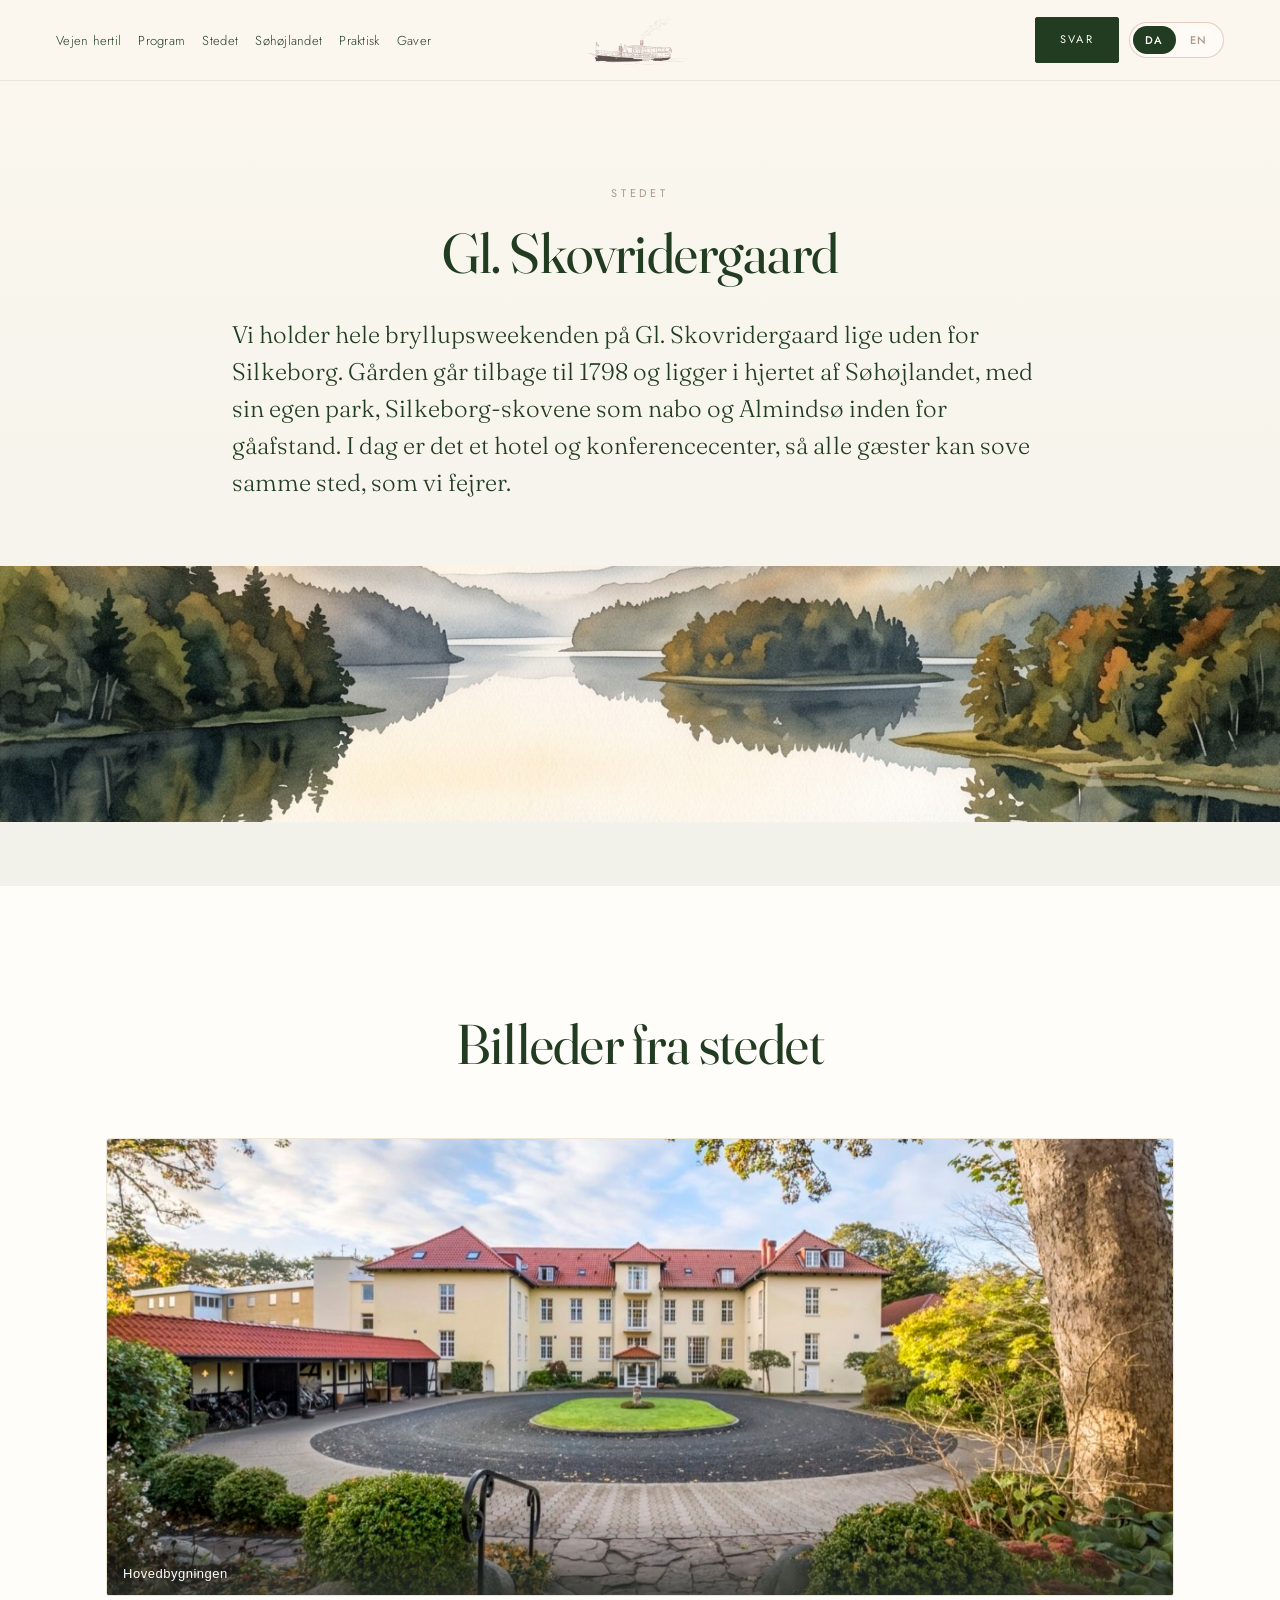
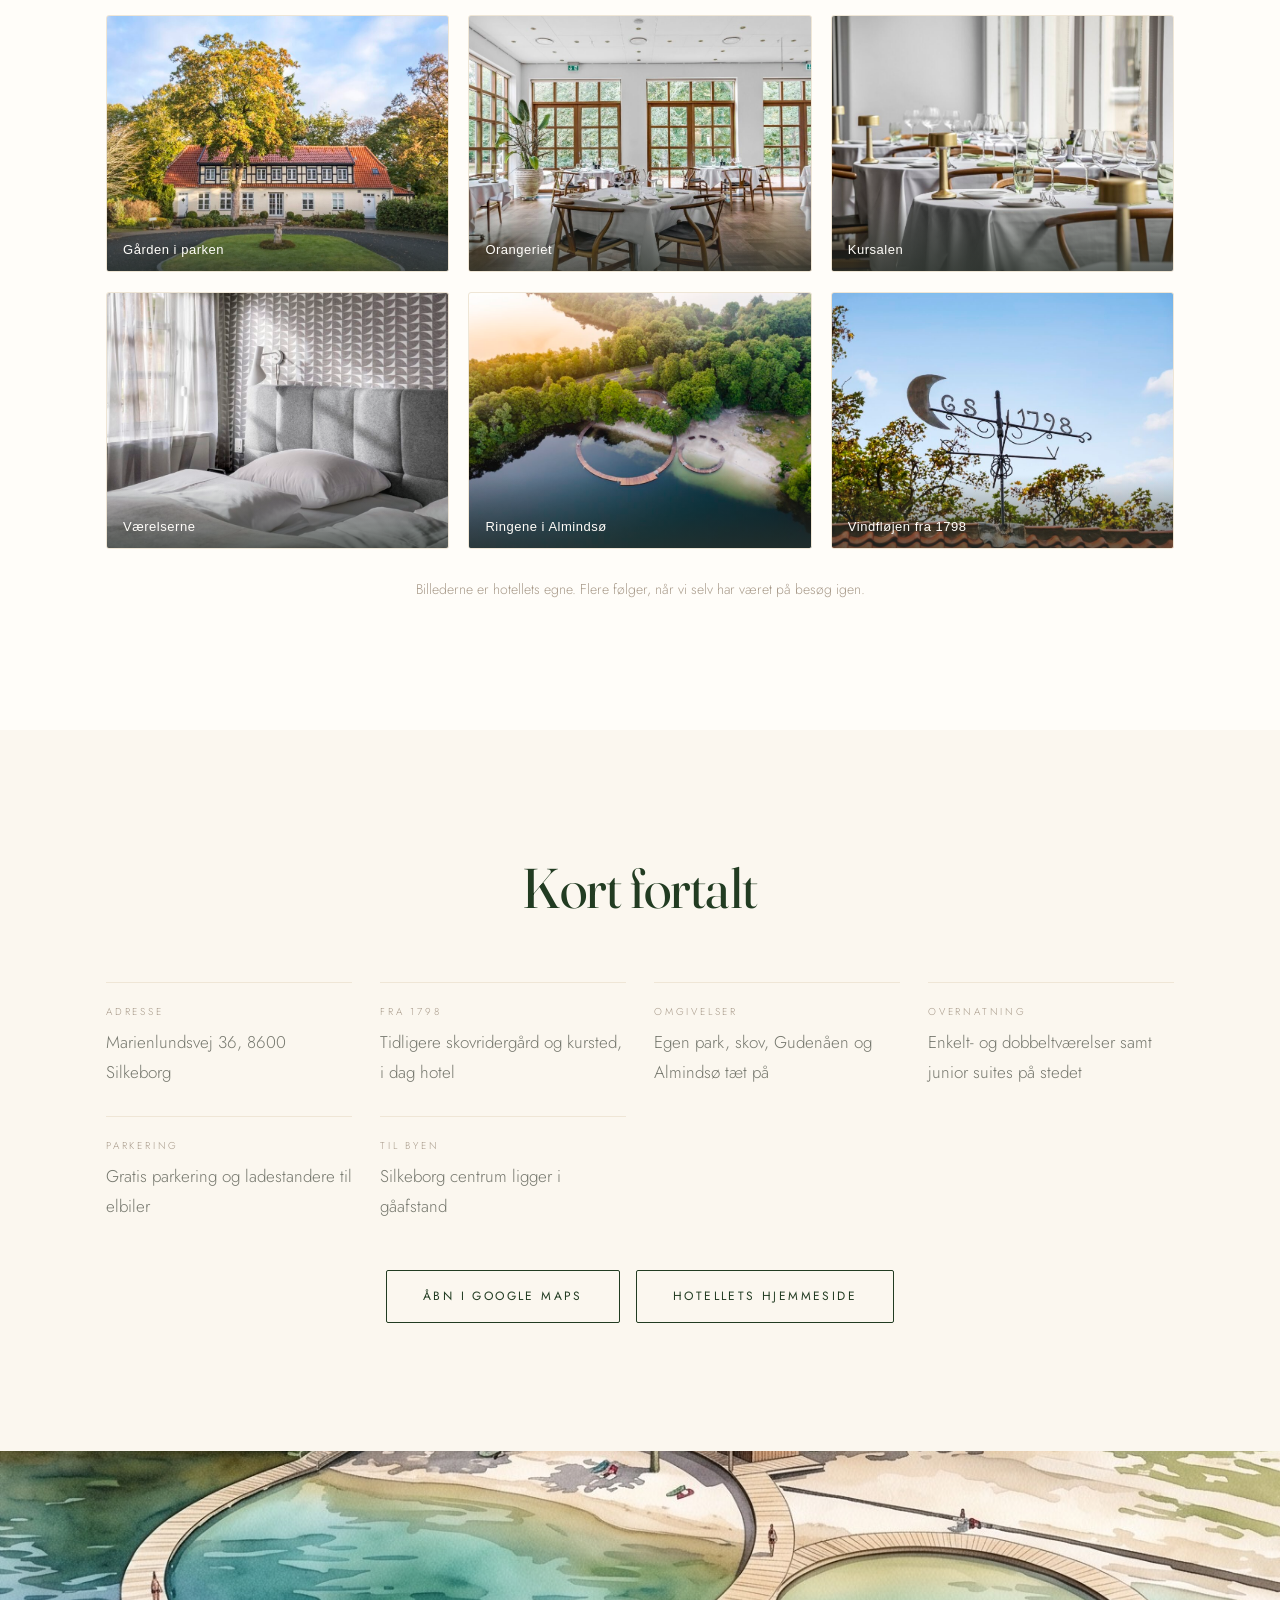
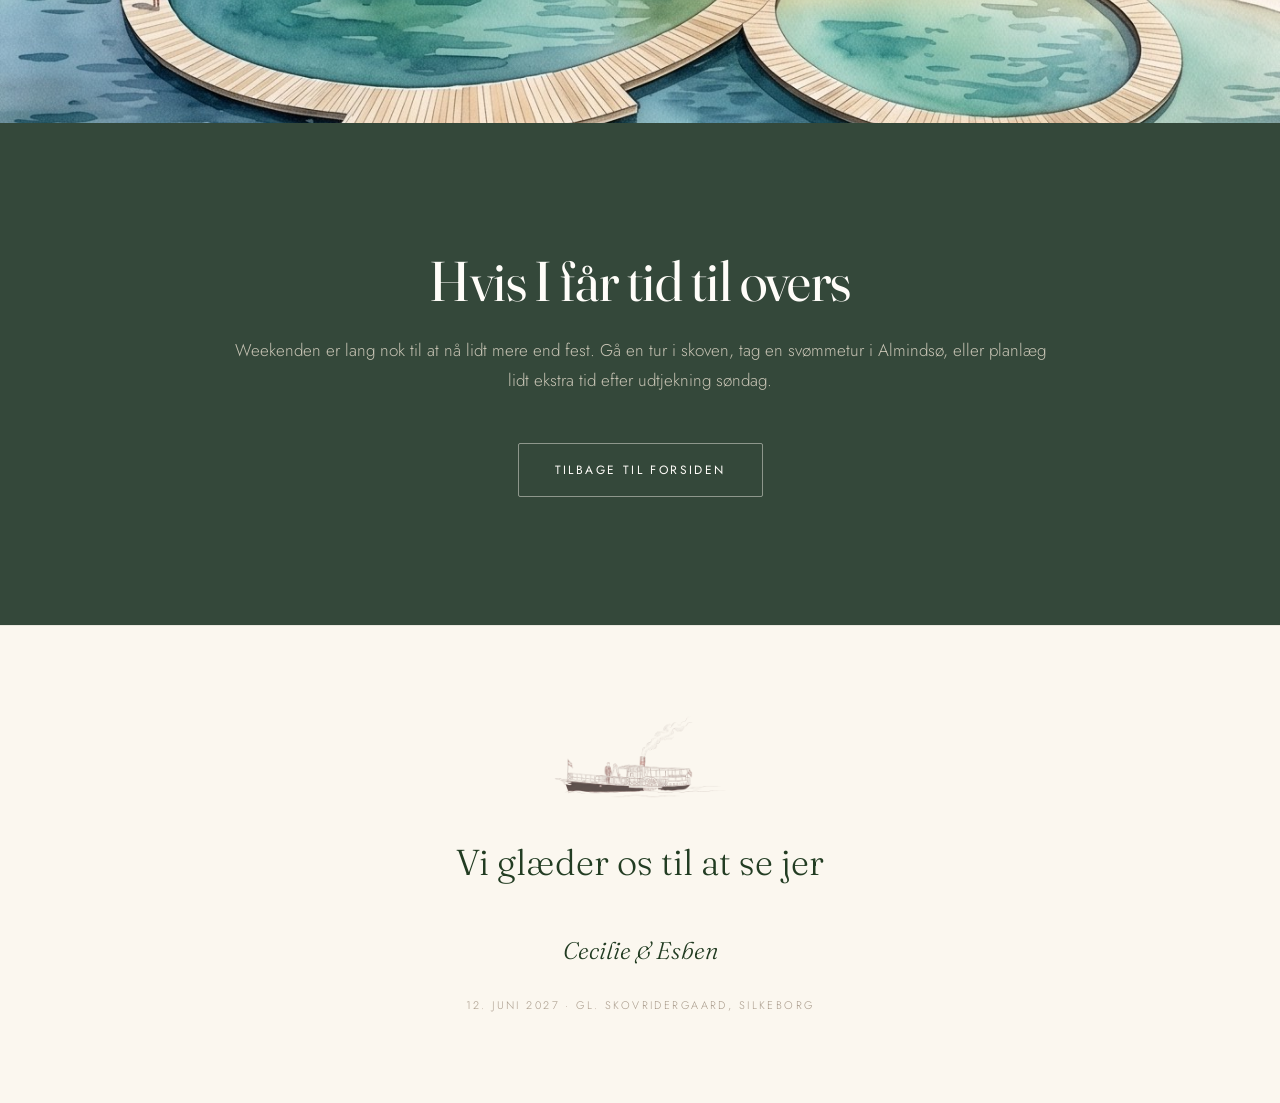
<file: Gl-Skovridergaard.html>
<!DOCTYPE html>
<html lang="da">
  <head>
    <meta charset="utf-8" />
    <meta name="viewport" content="width=device-width, initial-scale=1" />
    <title>Stedet · Gl. Skovridergaard · Cecilie &amp; Esben</title>
    <meta name="description" content="" />
    <meta name="theme-color" content="#fbf7ef" />
    <link rel="icon" href="assets/img/monogram.svg" type="image/svg+xml" />

    <link rel="preconnect" href="https://fonts.googleapis.com" />
    <link rel="preconnect" href="https://fonts.gstatic.com" crossorigin />
    <link
      href="https://fonts.googleapis.com/css2?family=Fraunces:ital,opsz,wght@0,9..144,300..600;1,9..144,300..600&family=Jost:ital,wght@0,300;0,400;0,500;1,300&display=swap"
      rel="stylesheet"
    />
    <link rel="stylesheet" href="assets/css/style.css?v=2" />
  </head>

  <body data-title-key="meta.title.venue" data-description-key="meta.description.venue">
    <a class="skip-link" href="#main" data-i18n="nav.home">Forsiden</a>

    <header class="header is-scrolled" data-header data-header-solid>
      <div class="header__inner">
        <nav class="header__nav" aria-label="Hovedmenu" data-i18n-attr="aria-label:nav.label">
          <button
            class="nav-toggle"
            type="button"
            aria-expanded="false"
            aria-controls="nav-menu"
            aria-label="Åbn menu"
            data-i18n-attr="aria-label:nav.toggle"
            data-nav-toggle
          >
            <span></span>
          </button>
          <ul class="nav__list" id="nav-menu" data-nav-menu>
            <li><a href="index.html#rejsen" data-i18n="nav.us">Vejen hertil</a></li>
            <li><a href="index.html#program" data-i18n="nav.program">Program</a></li>
            <li><a href="index.html#stedet" data-i18n="nav.venue">Stedet</a></li>
            <li><a href="index.html#omkring" data-i18n="nav.around">Søhøjlandet</a></li>
            <li><a href="index.html#praktisk" data-i18n="nav.practical">Praktisk</a></li>
            <li><a href="index.html#gaver" data-i18n="nav.gifts">Gaver</a></li>
          </ul>
        </nav>

        <a class="monogram" href="index.html" aria-label="Cecilie &amp; Esben">
          <span class="mark mark--boat" aria-hidden="true"></span>
        </a>

        <div class="header__actions">
          <a class="btn header__rsvp" href="index.html#svar" data-i18n="nav.rsvp">Svar</a>
          <div class="lang" role="group" aria-label="Skift sprog" data-i18n-attr="aria-label:lang.label">
            <button
              class="lang__btn"
              type="button"
              data-lang-btn="da"
              aria-pressed="true"
              title="Dansk"
              data-i18n-attr="title:lang.da"
            >
              DA
            </button>
            <button
              class="lang__btn"
              type="button"
              data-lang-btn="en"
              aria-pressed="false"
              title="Engelsk"
              data-i18n-attr="title:lang.en"
            >
              EN
            </button>
          </div>
        </div>
      </div>
    </header>

    <main id="main">
      <section class="page-hero">
        <div class="wrap wrap--narrow">
          <span class="eyebrow" data-i18n="venuepage.eyebrow">Stedet</span>
          <h1 class="section-title" data-i18n="venuepage.title">Gl. Skovridergaard</h1>
          <p class="page-hero__lead" data-i18n="venuepage.lead"></p>
        </div>
        <div class="page-hero__scene">
          <img
            src="assets/img/illustrations/soerne.jpg"
            alt="Akvarel af Silkeborgsøerne med skov, sø og hjuldamperen Hjejlen"
            data-i18n-attr="alt:hero.scene.alt"
            width="1401"
            height="686"
          />
        </div>
      </section>

      <!-- Gallery -->
      <section class="section section--paper">
        <div class="wrap">
          <div class="section-head" data-reveal>
            <h2 class="section-title" data-i18n="venuepage.gallery.title">Billeder fra stedet</h2>
          </div>

          <!--
            Photographs from glskov.dk, the hotel's own gallery. Swap in your
            own by replacing the files in assets/img/venue/ — the names stay.
            Paths inside a custom property resolve against assets/css/style.css,
            hence ../img/… ; data-full is document-relative and stays assets/…
          -->
          <div class="gallery" data-gallery data-reveal>
            <button
              class="shot shot--wide"
              type="button"
              style="--photo: url('../img/venue/gaarden.jpg')"
              data-full="assets/img/venue/gaarden.jpg"
              data-i18n-attr="data-caption:venuepage.shot.1"
            >
              <span class="shot__caption" data-i18n="venuepage.shot.1">Hovedbygningen</span>
            </button>
            <button
              class="shot"
              type="button"
              style="--photo: url('../img/venue/parken.jpg')"
              data-full="assets/img/venue/parken.jpg"
              data-i18n-attr="data-caption:venuepage.shot.2"
            >
              <span class="shot__caption" data-i18n="venuepage.shot.2">Gården i parken</span>
            </button>
            <button
              class="shot"
              type="button"
              style="--photo: url('../img/venue/orangeriet.jpg')"
              data-full="assets/img/venue/orangeriet.jpg"
              data-i18n-attr="data-caption:venuepage.shot.3"
            >
              <span class="shot__caption" data-i18n="venuepage.shot.3">Orangeriet</span>
            </button>
            <button
              class="shot"
              type="button"
              style="--photo: url('../img/venue/salen.jpg')"
              data-full="assets/img/venue/salen.jpg"
              data-i18n-attr="data-caption:venuepage.shot.4"
            >
              <span class="shot__caption" data-i18n="venuepage.shot.4">Kursalen</span>
            </button>
            <button
              class="shot"
              type="button"
              style="--photo: url('../img/venue/vaerelse.jpg')"
              data-full="assets/img/venue/vaerelse.jpg"
              data-i18n-attr="data-caption:venuepage.shot.5"
            >
              <span class="shot__caption" data-i18n="venuepage.shot.5">Værelserne</span>
            </button>
            <button
              class="shot"
              type="button"
              style="--photo: url('../img/venue/almindsoe.jpg')"
              data-full="assets/img/venue/almindsoe.jpg"
              data-i18n-attr="data-caption:venuepage.shot.6"
            >
              <span class="shot__caption" data-i18n="venuepage.shot.6">Ringene i Almindsø</span>
            </button>
            <button
              class="shot"
              type="button"
              style="--photo: url('../img/venue/detalje.jpg')"
              data-full="assets/img/venue/detalje.jpg"
              data-i18n-attr="data-caption:venuepage.shot.7"
            >
              <span class="shot__caption" data-i18n="venuepage.shot.7">Vindfløjen fra 1798</span>
            </button>
          </div>

          <p class="gallery__note" data-i18n="venuepage.gallery.note"></p>
        </div>
      </section>

      <!-- Facts -->
      <section class="section">
        <div class="wrap">
          <div class="section-head" data-reveal>
            <h2 class="section-title" data-i18n="venuepage.facts.title">Kort fortalt</h2>
          </div>

          <dl class="facts" data-reveal>
            <div class="fact">
              <dt data-i18n="venuepage.fact.1.label"></dt>
              <dd data-i18n="venuepage.fact.1.value"></dd>
            </div>
            <div class="fact">
              <dt data-i18n="venuepage.fact.2.label"></dt>
              <dd data-i18n="venuepage.fact.2.value"></dd>
            </div>
            <div class="fact">
              <dt data-i18n="venuepage.fact.3.label"></dt>
              <dd data-i18n="venuepage.fact.3.value"></dd>
            </div>
            <div class="fact">
              <dt data-i18n="venuepage.fact.4.label"></dt>
              <dd data-i18n="venuepage.fact.4.value"></dd>
            </div>
            <div class="fact">
              <dt data-i18n="venuepage.fact.5.label"></dt>
              <dd data-i18n="venuepage.fact.5.value"></dd>
            </div>
            <div class="fact">
              <dt data-i18n="venuepage.fact.6.label"></dt>
              <dd data-i18n="venuepage.fact.6.value"></dd>
            </div>
          </dl>

          <p class="links">
            <a
              class="btn btn--ghost"
              href="https://www.google.com/maps/search/?api=1&query=Gl.+Skovridergaard+Marienlundsvej+36+8600+Silkeborg"
              target="_blank"
              rel="noopener"
              data-i18n="venuepage.map"
              >Åbn i Google Maps</a
            >
            <a
              class="btn btn--ghost"
              href="https://glskov.dk/"
              target="_blank"
              rel="noopener"
              data-i18n="venuepage.website"
              >Hotellets hjemmeside</a
            >
          </p>
        </div>
      </section>

      <!-- Illustrated break: the rings at Almindsø, a short walk from the estate -->
      <div class="band" aria-hidden="true">
        <img
          src="assets/img/illustrations/badebroen.jpg"
          alt=""
          width="1401"
          height="686"
          loading="lazy"
        />
      </div>

      <!-- Around -->
      <section class="section section--forest">
        <div class="wrap wrap--narrow" style="text-align: center" data-reveal>
          <h2 class="section-title" data-i18n="venuepage.around.title">Hvis I får tid til overs</h2>
          <p class="section-intro" data-i18n="venuepage.around.body"></p>
          <p class="links">
            <a class="btn btn--light" href="index.html" data-i18n="venuepage.back">Tilbage til forsiden</a>
          </p>
        </div>
      </section>
    </main>

    <footer class="footer">
      <span class="mark mark--boat footer__mark" aria-hidden="true"></span>
      <p class="footer__title" data-i18n="footer.title">Vi glæder os til at se jer</p>
      <p class="footer__names" data-i18n="footer.names">Cecilie &amp; Esben</p>
      <p class="footer__date" data-i18n="footer.date"></p>
    </footer>

    <div class="lightbox" data-lightbox hidden>
      <button class="lightbox__close" type="button" data-lightbox-close aria-label="Luk"
              data-i18n-attr="aria-label:lightbox.close">✕</button>
      <figure class="lightbox__figure">
        <img data-lightbox-image alt="" />
        <figcaption data-lightbox-caption></figcaption>
      </figure>
    </div>

    <script src="assets/js/translations.js"></script>
    <script src="assets/js/i18n.js"></script>
    <!-- ?v= is a cache buster. Bump it whenever main.js changes in a way a
         returning visitor must not miss, so nobody keeps running the old file. -->
    <script src="assets/js/main.js?v=2"></script>
  </body>
</html>
</file>
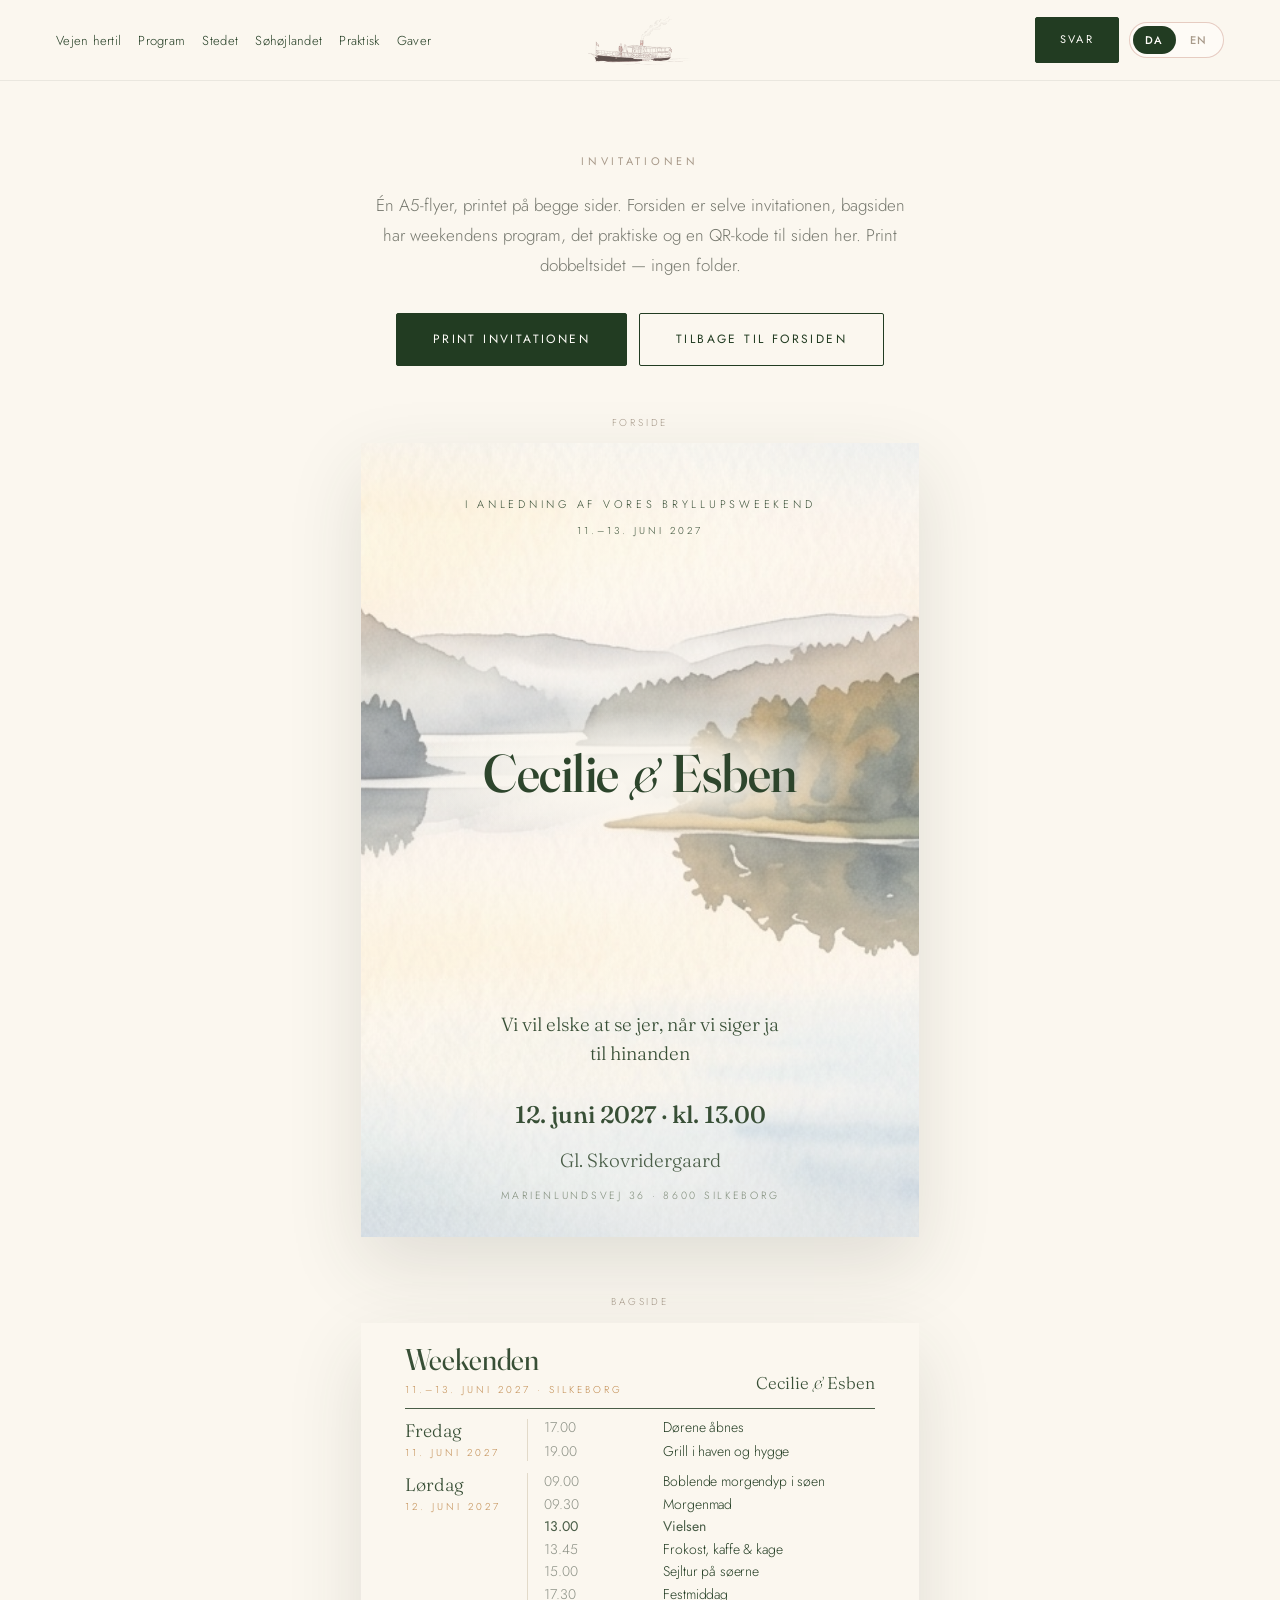
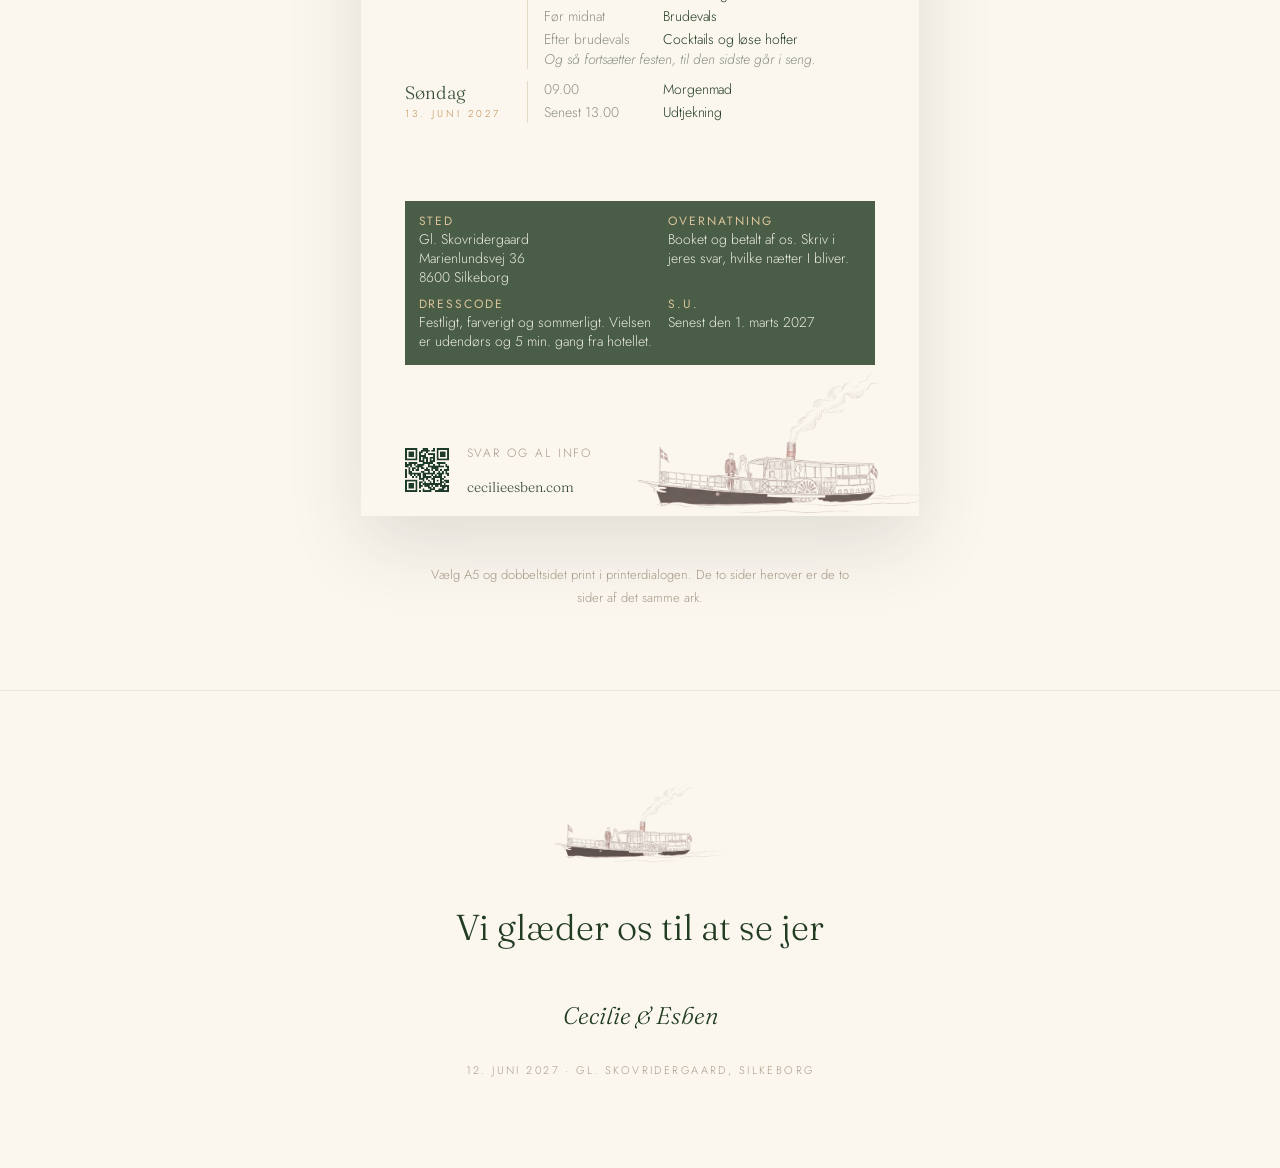
<file: invitation.html>
<!DOCTYPE html>
<html lang="da">
  <head>
    <meta charset="utf-8" />
    <meta name="viewport" content="width=device-width, initial-scale=1" />
    <title>Invitation · Cecilie &amp; Esben</title>
    <meta name="description" content="" />
    <meta name="theme-color" content="#ffffff" />
    <link rel="icon" href="assets/img/monogram.svg" type="image/svg+xml" />

    <link rel="preconnect" href="https://fonts.googleapis.com" />
    <link rel="preconnect" href="https://fonts.gstatic.com" crossorigin />
    <link
      href="https://fonts.googleapis.com/css2?family=Fraunces:ital,opsz,wght@0,9..144,300..600;1,9..144,300..600&family=Jost:ital,wght@0,300;0,400;0,500;1,300&display=swap"
      rel="stylesheet"
    />
    <link rel="stylesheet" href="assets/css/style.css?v=2" />
    <link rel="stylesheet" href="assets/css/print-a5.css" media="print" />
  </head>

  <body data-title-key="meta.title.invitation" data-description-key="meta.description.invitation">
    <a class="skip-link" href="#main" data-i18n="nav.home">Forsiden</a>

    <header class="header is-scrolled" data-header data-header-solid>
      <div class="header__inner">
        <nav class="header__nav" aria-label="Hovedmenu" data-i18n-attr="aria-label:nav.label">
          <button
            class="nav-toggle"
            type="button"
            aria-expanded="false"
            aria-controls="nav-menu"
            aria-label="Åbn menu"
            data-i18n-attr="aria-label:nav.toggle"
            data-nav-toggle
          >
            <span></span>
          </button>
          <ul class="nav__list" id="nav-menu" data-nav-menu>
            <li><a href="index.html#rejsen" data-i18n="nav.us">Vejen hertil</a></li>
            <li><a href="index.html#program" data-i18n="nav.program">Program</a></li>
            <li><a href="index.html#stedet" data-i18n="nav.venue">Stedet</a></li>
            <li><a href="index.html#omkring" data-i18n="nav.around">Søhøjlandet</a></li>
            <li><a href="index.html#praktisk" data-i18n="nav.practical">Praktisk</a></li>
            <li><a href="index.html#gaver" data-i18n="nav.gifts">Gaver</a></li>
          </ul>
        </nav>

        <a class="monogram" href="index.html" aria-label="Cecilie &amp; Esben">
          <span class="mark mark--boat" aria-hidden="true"></span>
        </a>

        <div class="header__actions">
          <a class="btn header__rsvp" href="index.html#svar" data-i18n="nav.rsvp">Svar</a>
          <div class="lang" role="group" aria-label="Skift sprog" data-i18n-attr="aria-label:lang.label">
            <button class="lang__btn" type="button" data-lang-btn="da" aria-pressed="true"
                    title="Dansk" data-i18n-attr="title:lang.da">DA</button>
            <button class="lang__btn" type="button" data-lang-btn="en" aria-pressed="false"
                    title="Engelsk" data-i18n-attr="title:lang.en">EN</button>
          </div>
        </div>
      </div>
    </header>

    <main id="main" class="inv-page">
      <div class="inv-intro">
        <div class="wrap wrap--narrow">
          <span class="eyebrow" data-i18n="inv.eyebrow">Invitationen</span>
          <p class="inv-intro__text" data-i18n="inv.intro"></p>
          <p class="inv-intro__actions">
            <button class="btn" type="button" data-print data-i18n="inv.print">
              Print invitationen
            </button>
            <a class="btn btn--ghost" href="index.html" data-i18n="inv.home">Tilbage til forsiden</a>
          </p>
        </div>
      </div>

      <!--
        One A5 sheet, 148 x 210 mm, printed on both sides. No folds: the two
        .sheet--a5 blocks are the two sides of the same piece of paper, and each
        breaks to its own page, so the print job is exactly two pages.

        The layout is the 2a artboard from `Bryllupsflyer A5.dc.html`, drawn in
        the site's own Fraunces and a faded hunter green rather than the sage of
        the source file. The canvas there is 559 x 794 px, which is A5 at 96dpi,
        so --u is one of those px and every number below is the design's own.
      -->
      <div class="sheets">
        <!-- ------------------------------------------------------- front -->
        <figure class="sheet-wrap">
          <figcaption class="sheet-label" data-i18n="inv.side.a">Forside</figcaption>

          <div class="sheet sheet--a5">
            <section class="panel inv-front">
              <img class="inv-front__wash" src="assets/img/lakes-wash.jpg" alt=""
                   width="1406" height="644" />
              <div class="inv-front__veil" aria-hidden="true"></div>

              <div class="inv-front__body">
                <div class="inv-front__top">
                  <p class="inv-front__eyebrow" data-i18n="inv.front.eyebrow"></p>
                  <p class="inv-front__range" data-i18n="inv.front.range">11.–13. juni 2027</p>
                </div>

                <div class="inv-front__mid">
                  <h1 class="inv-front__names">Cecilie <span class="inv-amp">&amp;</span> Esben</h1>
                </div>

                <div class="inv-front__foot">
                  <p class="inv-front__invite" data-i18n="inv.main.invite"></p>
                  <p class="inv-front__date" data-i18n="inv.main.date"></p>
                  <p class="inv-front__venue" data-i18n="inv.main.venue"></p>
                  <p class="inv-front__address" data-i18n="inv.main.address"></p>
                </div>
              </div>
            </section>
          </div>
        </figure>

        <!-- -------------------------------------------------------- back -->
        <figure class="sheet-wrap">
          <figcaption class="sheet-label" data-i18n="inv.side.b">Bagside</figcaption>

          <div class="sheet sheet--a5">
            <section class="panel inv-reverse">
              <header class="inv-reverse__head">
                <div>
                  <h2 class="inv-reverse__title" data-i18n="inv.back.title">Weekenden</h2>
                  <p class="inv-reverse__sub" data-i18n="inv.back.sub"></p>
                </div>
                <p class="inv-reverse__names">Cecilie <span class="inv-amp">&amp;</span> Esben</p>
              </header>

              <div class="inv-days" data-schedule="card"></div>

              <div class="inv-practical">
                <div class="inv-fact">
                  <h3 data-i18n="inv.practical.1.label"></h3>
                  <p data-i18n="inv.practical.1.value"></p>
                </div>
                <div class="inv-fact">
                  <h3 data-i18n="inv.practical.2.label"></h3>
                  <p data-i18n="inv.practical.2.value"></p>
                </div>
                <div class="inv-fact">
                  <h3 data-i18n="inv.practical.3.label"></h3>
                  <p data-i18n="inv.practical.3.value"></p>
                </div>
                <div class="inv-fact">
                  <h3 data-i18n="inv.practical.4.label"></h3>
                  <p data-i18n="inv.practical.4.value"></p>
                </div>
              </div>

              <img class="inv-reverse__boat" src="assets/img/hjejlen-brudepar.png" alt=""
                   width="780" height="368" />

              <div class="inv-reverse__foot">
                <img class="inv-qr" src="assets/img/qr-cecilieesben.png"
                     alt="" data-i18n-attr="alt:inv.qr.alt" width="300" height="300" />
                <div>
                  <p class="inv-web__label" data-i18n="inv.practical.web.label"></p>
                  <p class="inv-web" data-i18n="inv.web">cecilieesben.com</p>
                </div>
              </div>
            </section>
          </div>
        </figure>
      </div>

      <p class="sheet-note" data-i18n="inv.print.note"></p>
    </main>

    <footer class="footer inv-page__footer">
      <span class="mark mark--boat footer__mark" aria-hidden="true"></span>
      <p class="footer__title" data-i18n="footer.title">Vi glæder os til at se jer</p>
      <p class="footer__names" data-i18n="footer.names">Cecilie &amp; Esben</p>
      <p class="footer__date" data-i18n="footer.date"></p>
    </footer>

    <script src="assets/js/translations.js"></script>
    <script src="assets/js/i18n.js"></script>
    <!-- ?v= is a cache buster. Bump it whenever main.js changes in a way a
         returning visitor must not miss, so nobody keeps running the old file. -->
    <script src="assets/js/main.js?v=3"></script>
  </body>
</html>
</file>
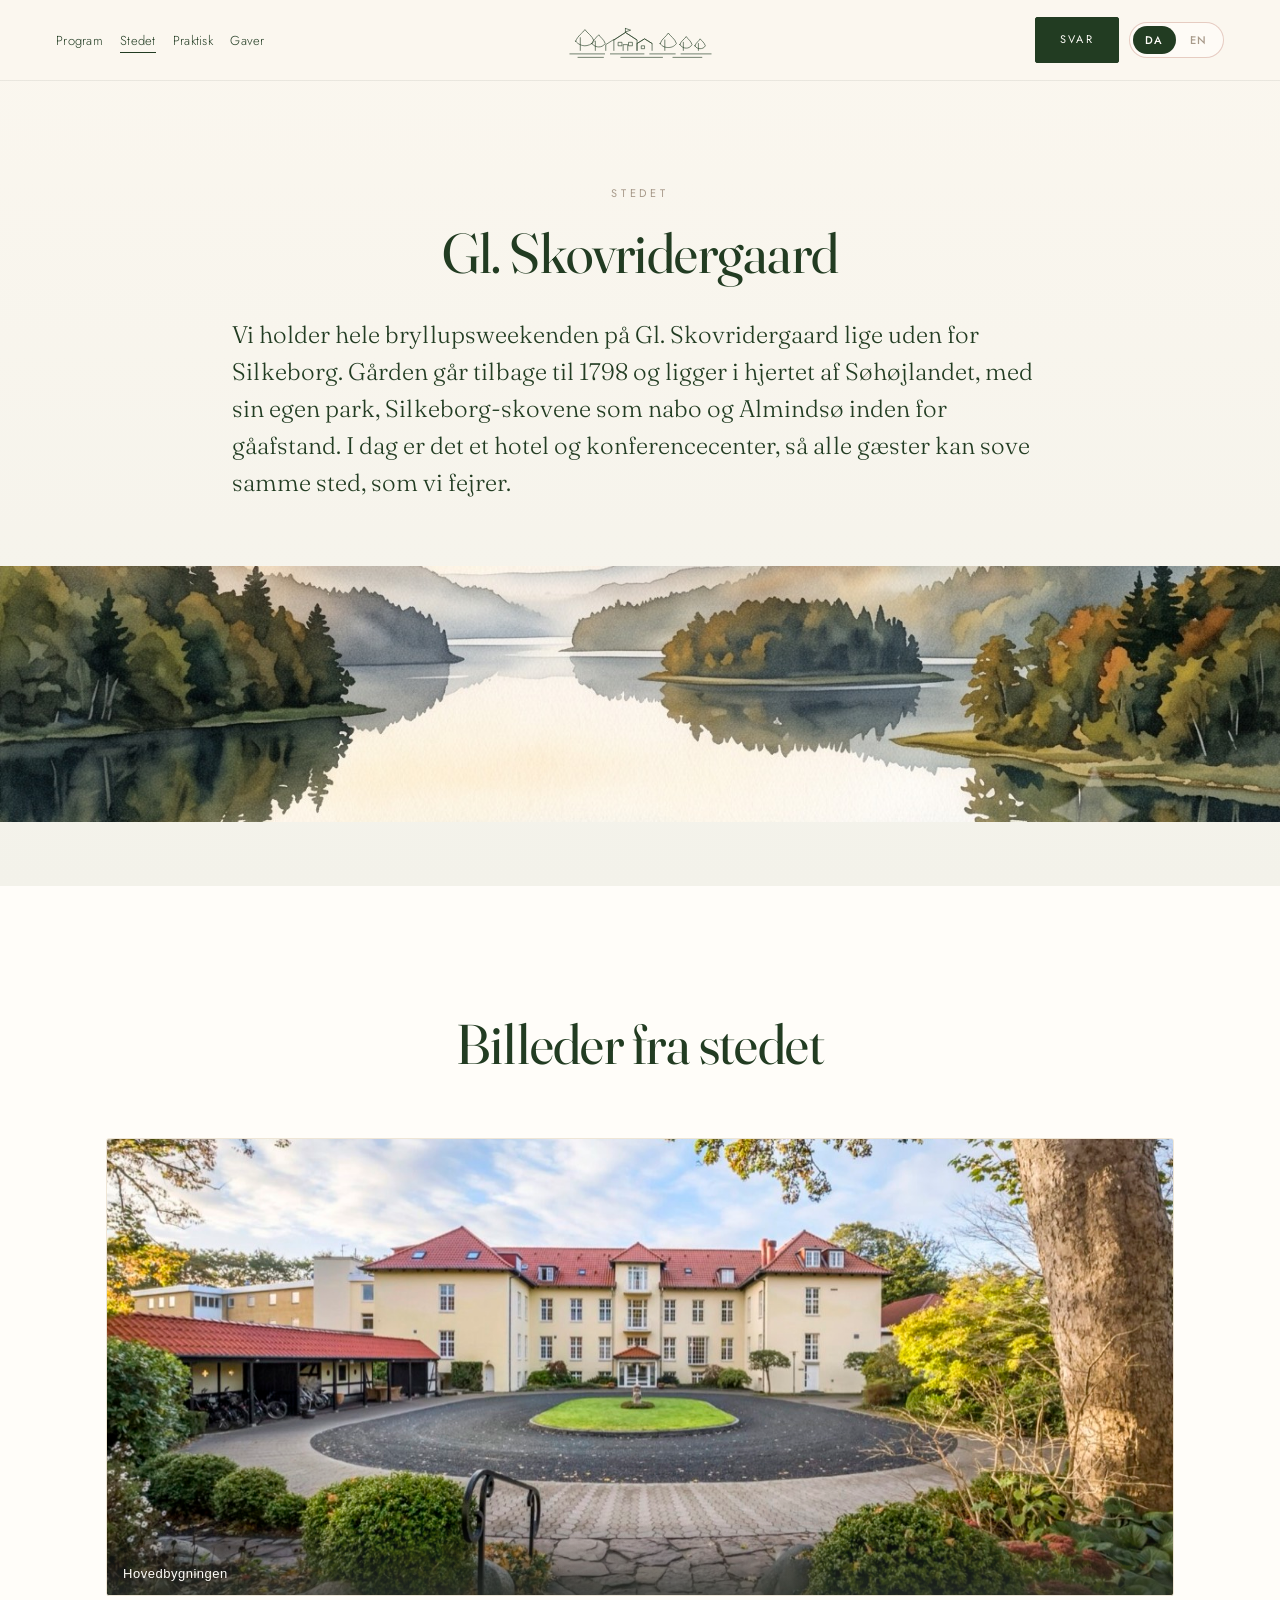
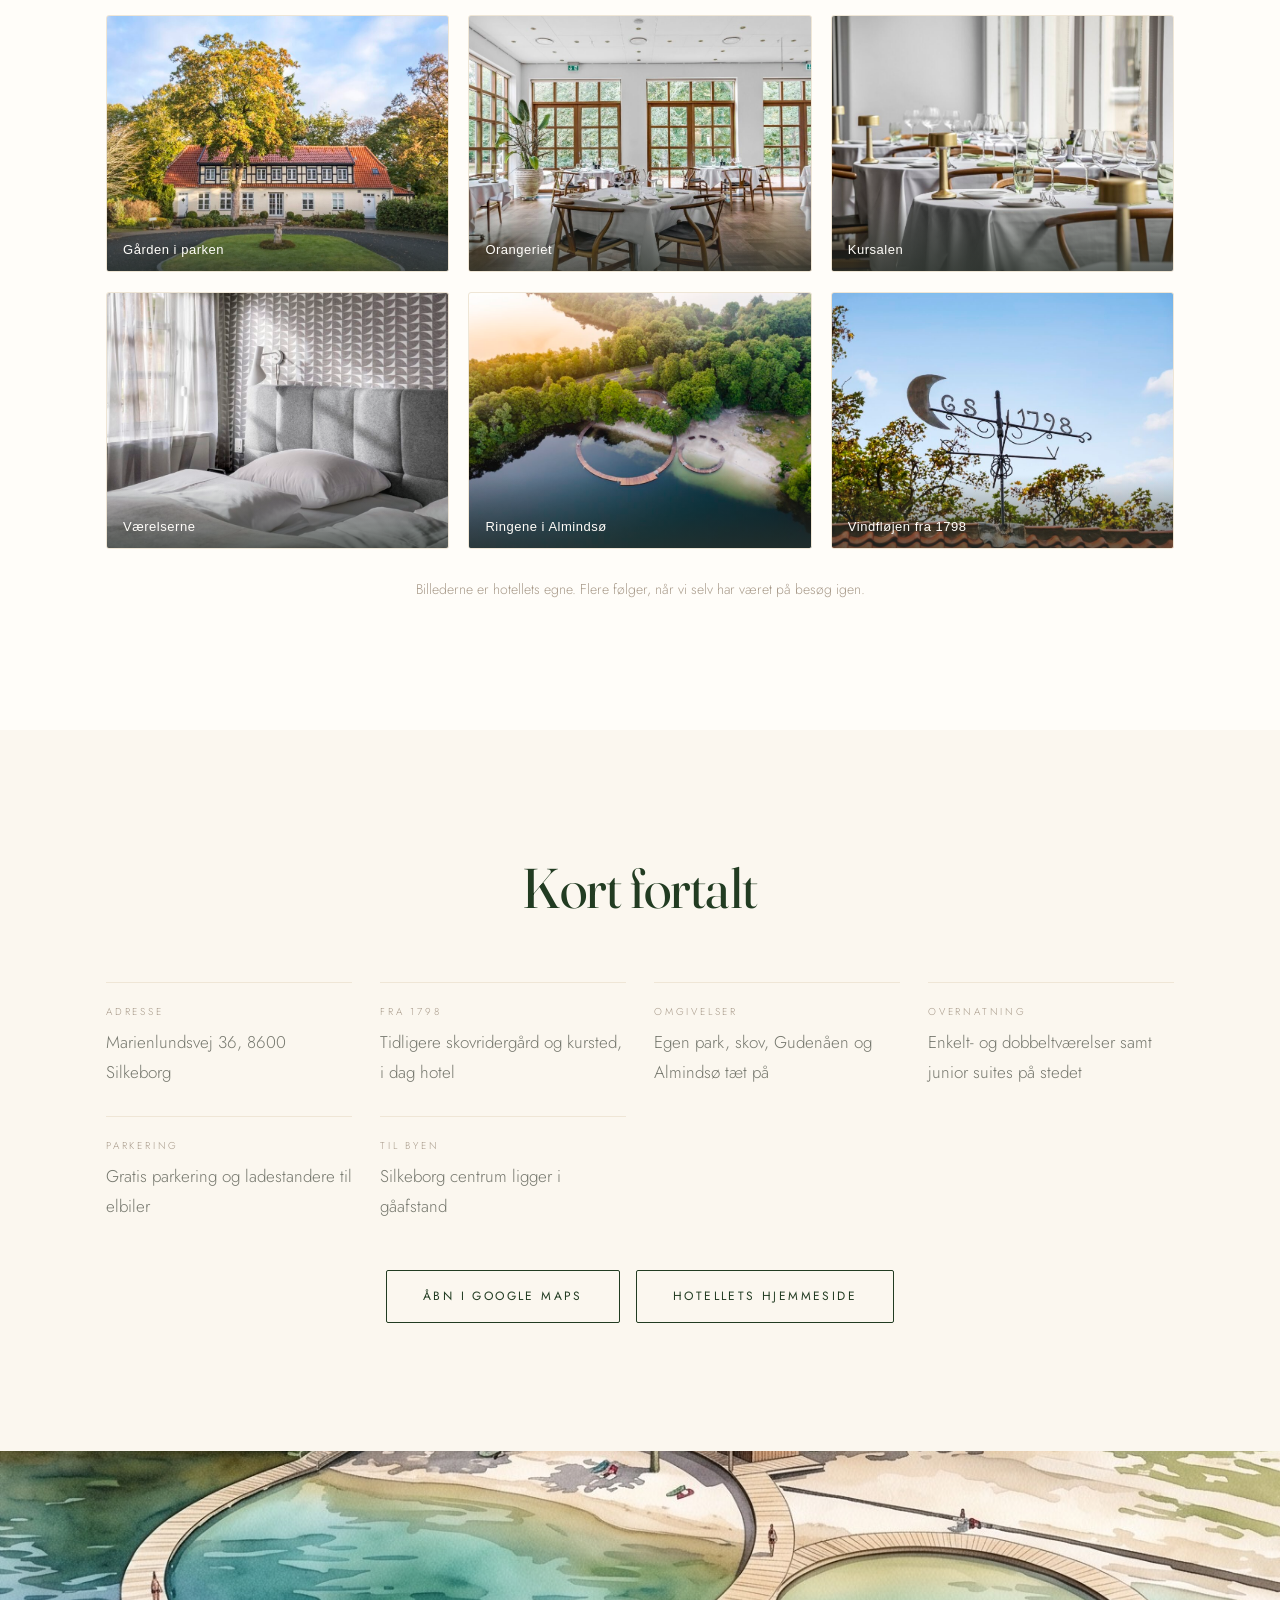
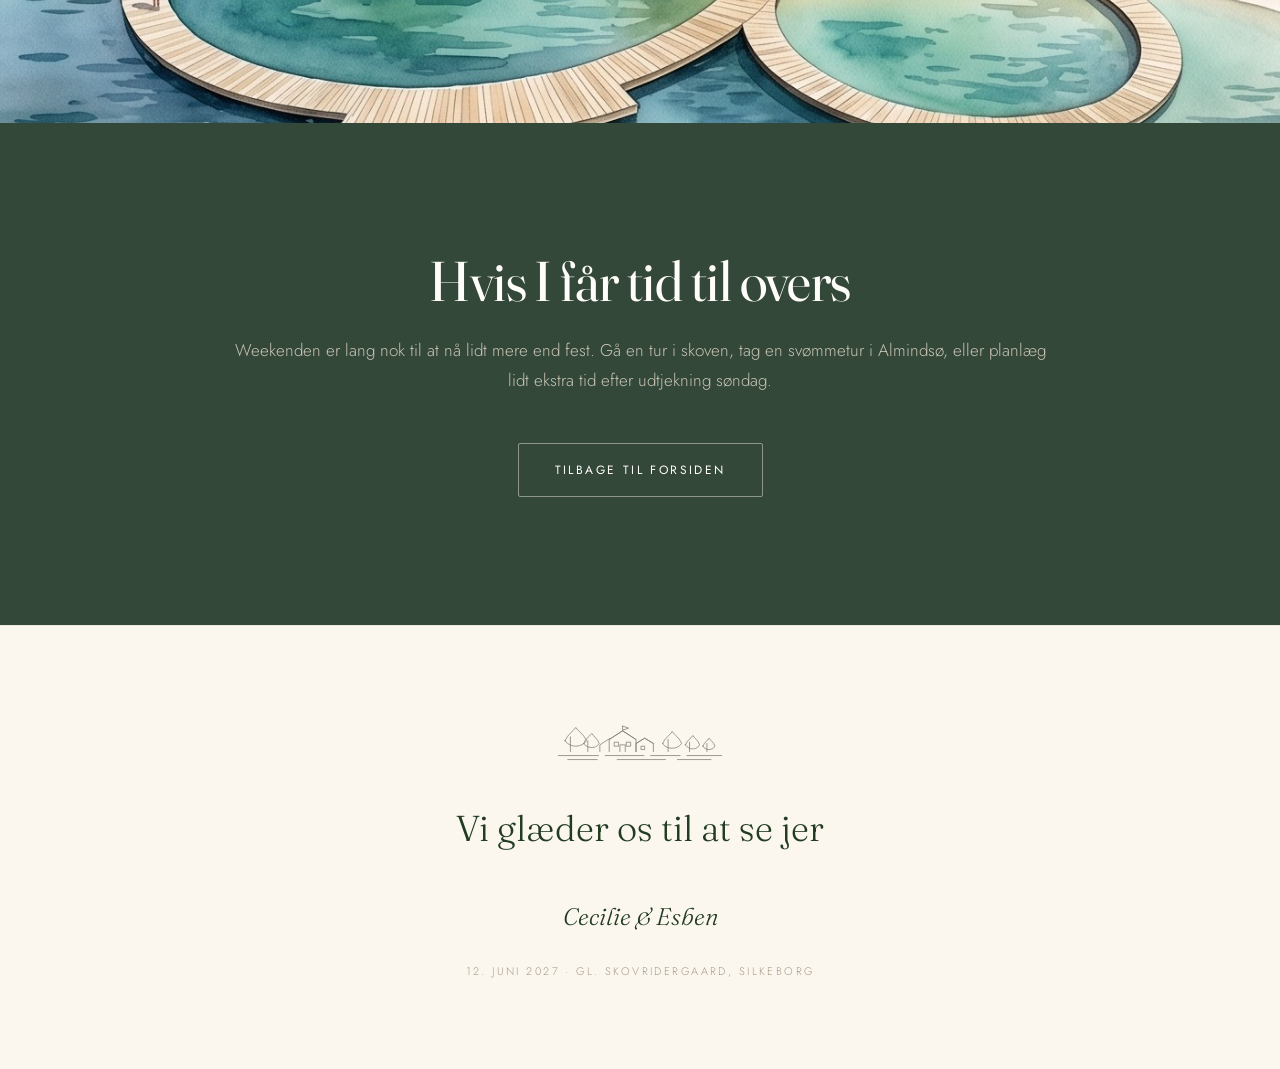
<file: stedet.html>
<!DOCTYPE html>
<html lang="da">
  <head>
    <meta charset="utf-8" />
    <meta name="viewport" content="width=device-width, initial-scale=1" />
    <title>Stedet · Gl. Skovridergaard · Cecilie &amp; Esben</title>
    <meta name="description" content="" />
    <meta name="theme-color" content="#fbf7ef" />
    <link rel="icon" href="assets/img/monogram.svg" type="image/svg+xml" />

    <link rel="preconnect" href="https://fonts.googleapis.com" />
    <link rel="preconnect" href="https://fonts.gstatic.com" crossorigin />
    <link
      href="https://fonts.googleapis.com/css2?family=Fraunces:ital,opsz,wght@0,9..144,300..600;1,9..144,300..600&family=Jost:ital,wght@0,300;0,400;0,500;1,300&display=swap"
      rel="stylesheet"
    />
    <link rel="stylesheet" href="assets/css/style.css" />
  </head>

  <body data-title-key="meta.title.venue" data-description-key="meta.description.venue">
    <a class="skip-link" href="#main" data-i18n="nav.home">Forsiden</a>

    <header class="header is-scrolled" data-header data-header-solid>
      <div class="header__inner">
        <nav class="header__nav" aria-label="Hovedmenu" data-i18n-attr="aria-label:nav.label">
          <button
            class="nav-toggle"
            type="button"
            aria-expanded="false"
            aria-controls="nav-menu"
            aria-label="Åbn menu"
            data-i18n-attr="aria-label:nav.toggle"
            data-nav-toggle
          >
            <span></span>
          </button>
          <ul class="nav__list" id="nav-menu" data-nav-menu>
            <li><a href="index.html#program" data-i18n="nav.program">Program</a></li>
            <li><a href="stedet.html" aria-current="page" data-i18n="nav.venue">Stedet</a></li>
            <li><a href="index.html#praktisk" data-i18n="nav.practical">Praktisk</a></li>
            <li><a href="index.html#gaver" data-i18n="nav.gifts">Gaver</a></li>
          </ul>
        </nav>

        <a class="monogram" href="index.html" aria-label="Cecilie &amp; Esben">
          <span class="mark" aria-hidden="true"></span>
        </a>

        <div class="header__actions">
          <a class="btn header__rsvp" href="index.html#svar" data-i18n="nav.rsvp">Svar</a>
          <div class="lang" role="group" aria-label="Skift sprog" data-i18n-attr="aria-label:lang.label">
            <button
              class="lang__btn"
              type="button"
              data-lang-btn="da"
              aria-pressed="true"
              title="Dansk"
              data-i18n-attr="title:lang.da"
            >
              DA
            </button>
            <button
              class="lang__btn"
              type="button"
              data-lang-btn="en"
              aria-pressed="false"
              title="Engelsk"
              data-i18n-attr="title:lang.en"
            >
              EN
            </button>
          </div>
        </div>
      </div>
    </header>

    <main id="main">
      <section class="page-hero">
        <div class="wrap wrap--narrow">
          <span class="eyebrow" data-i18n="venuepage.eyebrow">Stedet</span>
          <h1 class="section-title" data-i18n="venuepage.title">Gl. Skovridergaard</h1>
          <p class="page-hero__lead" data-i18n="venuepage.lead"></p>
        </div>
        <div class="page-hero__scene">
          <img
            src="assets/img/illustrations/soerne.jpg"
            alt="Akvarel af Silkeborgsøerne med skov, sø og hjuldamperen Hjejlen"
            data-i18n-attr="alt:hero.scene.alt"
            width="1401"
            height="686"
          />
        </div>
      </section>

      <!-- Gallery -->
      <section class="section section--paper">
        <div class="wrap">
          <div class="section-head" data-reveal>
            <h2 class="section-title" data-i18n="venuepage.gallery.title">Billeder fra stedet</h2>
          </div>

          <!--
            Photographs from glskov.dk, the hotel's own gallery. Swap in your
            own by replacing the files in assets/img/venue/ — the names stay.
            Paths inside a custom property resolve against assets/css/style.css,
            hence ../img/… ; data-full is document-relative and stays assets/…
          -->
          <div class="gallery" data-gallery data-reveal>
            <button
              class="shot shot--wide"
              type="button"
              style="--photo: url('../img/venue/gaarden.jpg')"
              data-full="assets/img/venue/gaarden.jpg"
              data-i18n-attr="data-caption:venuepage.shot.1"
            >
              <span class="shot__caption" data-i18n="venuepage.shot.1">Hovedbygningen</span>
            </button>
            <button
              class="shot"
              type="button"
              style="--photo: url('../img/venue/parken.jpg')"
              data-full="assets/img/venue/parken.jpg"
              data-i18n-attr="data-caption:venuepage.shot.2"
            >
              <span class="shot__caption" data-i18n="venuepage.shot.2">Gården i parken</span>
            </button>
            <button
              class="shot"
              type="button"
              style="--photo: url('../img/venue/orangeriet.jpg')"
              data-full="assets/img/venue/orangeriet.jpg"
              data-i18n-attr="data-caption:venuepage.shot.3"
            >
              <span class="shot__caption" data-i18n="venuepage.shot.3">Havesalen</span>
            </button>
            <button
              class="shot"
              type="button"
              style="--photo: url('../img/venue/salen.jpg')"
              data-full="assets/img/venue/salen.jpg"
              data-i18n-attr="data-caption:venuepage.shot.4"
            >
              <span class="shot__caption" data-i18n="venuepage.shot.4">Restauranten</span>
            </button>
            <button
              class="shot"
              type="button"
              style="--photo: url('../img/venue/vaerelse.jpg')"
              data-full="assets/img/venue/vaerelse.jpg"
              data-i18n-attr="data-caption:venuepage.shot.5"
            >
              <span class="shot__caption" data-i18n="venuepage.shot.5">Værelserne</span>
            </button>
            <button
              class="shot"
              type="button"
              style="--photo: url('../img/venue/almindsoe.jpg')"
              data-full="assets/img/venue/almindsoe.jpg"
              data-i18n-attr="data-caption:venuepage.shot.6"
            >
              <span class="shot__caption" data-i18n="venuepage.shot.6">Ringene i Almindsø</span>
            </button>
            <button
              class="shot"
              type="button"
              style="--photo: url('../img/venue/detalje.jpg')"
              data-full="assets/img/venue/detalje.jpg"
              data-i18n-attr="data-caption:venuepage.shot.7"
            >
              <span class="shot__caption" data-i18n="venuepage.shot.7">Vindfløjen fra 1798</span>
            </button>
          </div>

          <p class="gallery__note" data-i18n="venuepage.gallery.note"></p>
        </div>
      </section>

      <!-- Facts -->
      <section class="section">
        <div class="wrap">
          <div class="section-head" data-reveal>
            <h2 class="section-title" data-i18n="venuepage.facts.title">Kort fortalt</h2>
          </div>

          <dl class="facts" data-reveal>
            <div class="fact">
              <dt data-i18n="venuepage.fact.1.label"></dt>
              <dd data-i18n="venuepage.fact.1.value"></dd>
            </div>
            <div class="fact">
              <dt data-i18n="venuepage.fact.2.label"></dt>
              <dd data-i18n="venuepage.fact.2.value"></dd>
            </div>
            <div class="fact">
              <dt data-i18n="venuepage.fact.3.label"></dt>
              <dd data-i18n="venuepage.fact.3.value"></dd>
            </div>
            <div class="fact">
              <dt data-i18n="venuepage.fact.4.label"></dt>
              <dd data-i18n="venuepage.fact.4.value"></dd>
            </div>
            <div class="fact">
              <dt data-i18n="venuepage.fact.5.label"></dt>
              <dd data-i18n="venuepage.fact.5.value"></dd>
            </div>
            <div class="fact">
              <dt data-i18n="venuepage.fact.6.label"></dt>
              <dd data-i18n="venuepage.fact.6.value"></dd>
            </div>
          </dl>

          <p class="links">
            <a
              class="btn btn--ghost"
              href="https://www.google.com/maps/search/?api=1&query=Gl.+Skovridergaard+Marienlundsvej+36+8600+Silkeborg"
              target="_blank"
              rel="noopener"
              data-i18n="venuepage.map"
              >Åbn i Google Maps</a
            >
            <a
              class="btn btn--ghost"
              href="https://glskov.dk/"
              target="_blank"
              rel="noopener"
              data-i18n="venuepage.website"
              >Hotellets hjemmeside</a
            >
          </p>
        </div>
      </section>

      <!-- Illustrated break: the rings at Almindsø, a short walk from the estate -->
      <div class="band" aria-hidden="true">
        <img
          src="assets/img/illustrations/badebroen.jpg"
          alt=""
          width="1401"
          height="686"
          loading="lazy"
        />
      </div>

      <!-- Around -->
      <section class="section section--forest">
        <div class="wrap wrap--narrow" style="text-align: center" data-reveal>
          <h2 class="section-title" data-i18n="venuepage.around.title">Hvis I får tid til overs</h2>
          <p class="section-intro" data-i18n="venuepage.around.body"></p>
          <p class="links">
            <a class="btn btn--light" href="index.html" data-i18n="venuepage.back">Tilbage til forsiden</a>
          </p>
        </div>
      </section>
    </main>

    <footer class="footer">
      <span class="mark footer__mark" aria-hidden="true"></span>
      <p class="footer__title" data-i18n="footer.title">Vi glæder os til at se jer</p>
      <p class="footer__names" data-i18n="footer.names">Cecilie &amp; Esben</p>
      <p class="footer__date" data-i18n="footer.date"></p>
    </footer>

    <div class="lightbox" data-lightbox hidden>
      <button class="lightbox__close" type="button" data-lightbox-close aria-label="Luk"
              data-i18n-attr="aria-label:lightbox.close">✕</button>
      <figure class="lightbox__figure">
        <img data-lightbox-image alt="" />
        <figcaption data-lightbox-caption></figcaption>
      </figure>
    </div>

    <script src="assets/js/translations.js"></script>
    <script src="assets/js/i18n.js"></script>
    <script src="assets/js/main.js"></script>
  </body>
</html>
</file>
<file: assets/css/style.css>
/* ==========================================================================
   Cecilie & Esben · 12.06.2027 · Gl. Skovridergaard, Silkeborg

   Palette: the Hjejlen paddle steamer on the Silkeborg lakes — brass funnel,
   black hull ink, lake blue-grey, forest green — over the warm greige/cream of
   the wedding-planner reference. The accent that carries the display type and
   the buttons is hunter green, dark enough to sit against the cream and of a
   piece with the woods the whole weekend happens in.
   ========================================================================== */

:root {
  /* Neutrals */
  --paper: #fbf7ef;
  --paper-2: #fffdf9;
  --sand: #efe6d6;
  --taupe: #a89a8a;
  --ink: #2c332d;
  --muted: #77796f;

  /* Landscape */
  --sage: #9cab92;
  --sage-deep: #6e8168;
  --forest: #34483a;
  --lake: #47646e;
  --lake-soft: #7e9aa1;

  /* Accent */
  --hunter: #223c22;
  --hunter-deep: #162816;
  --brass: #c08a4e;

  --shadow-sm: 0 1px 2px rgba(44, 51, 45, 0.05), 0 6px 18px rgba(44, 51, 45, 0.05);
  --shadow-lg: 0 28px 70px rgba(44, 51, 45, 0.13);

  --font-display: 'Fraunces', 'Iowan Old Style', Georgia, 'Times New Roman', serif;
  --font-body: 'Jost', 'Avenir Next', 'Segoe UI', system-ui, -apple-system, sans-serif;

  --wrap: 1180px;
  --gutter: clamp(1.25rem, 5vw, 3.5rem);
  --section-y: clamp(4.5rem, 10vw, 8.5rem);
  --radius: 3px;
  --header-h: 5rem;
}

*,
*::before,
*::after {
  box-sizing: border-box;
}

html {
  scroll-behavior: smooth;
  scroll-padding-top: calc(var(--header-h) + 1rem);
}

body {
  margin: 0;
  background: var(--paper);
  color: var(--ink);
  font-family: var(--font-body);
  font-size: clamp(1rem, 0.96rem + 0.2vw, 1.0625rem);
  font-weight: 300;
  line-height: 1.75;
  -webkit-font-smoothing: antialiased;
}

body.is-locked {
  overflow: hidden;
}

img,
svg {
  max-width: 100%;
  display: block;
}

/* Any `display` we set later would otherwise beat the hidden attribute — which
   is what keeps the lightbox, the countdown message and the form status out of
   the page until they are wanted. */
[hidden] {
  display: none !important;
}

a {
  color: var(--hunter);
  text-underline-offset: 0.25em;
  text-decoration-thickness: 1px;
}

a:hover {
  color: var(--hunter-deep);
}

:focus-visible {
  outline: 2px solid var(--hunter);
  outline-offset: 3px;
}

h1,
h2,
h3,
h4 {
  margin: 0;
  font-family: var(--font-display);
  font-weight: 400;
  font-variation-settings: 'SOFT' 0, 'WONK' 0, 'opsz' 100;
  line-height: 1.08;
  letter-spacing: -0.01em;
  color: var(--hunter);
}

p {
  margin: 0 0 1em;
}

p:last-child {
  margin-bottom: 0;
}

.skip-link {
  position: absolute;
  left: 1rem;
  top: -5rem;
  z-index: 100;
  padding: 0.75rem 1.25rem;
  background: var(--hunter);
  color: var(--paper-2);
  border-radius: var(--radius);
  text-decoration: none;
  transition: top 0.2s ease;
}

.skip-link:focus {
  top: 1rem;
  color: var(--paper-2);
}

/* --- Layout --------------------------------------------------------------- */

.wrap {
  width: min(var(--wrap), 100%);
  margin-inline: auto;
  padding-inline: var(--gutter);
}

.wrap--narrow {
  width: min(58rem, 100%);
}

.section {
  padding-block: var(--section-y);
}

.section--paper {
  background: var(--paper-2);
}

.section--sand {
  background: var(--sand);
}

.section--forest {
  background: var(--forest);
  color: var(--sand);
}

/*
 * A watercolour washed across a whole section, the way the lakes are washed
 * across the hero: a veil heavy enough to read type through, fading to the
 * flat section colour top and bottom so it joins its neighbours cleanly.
 * Cream veil over the paper sections, forest-green over the dark one.
 */
.section--hjejlen,
.section--himmelbjerget {
  background-image:
    linear-gradient(
      180deg,
      var(--paper) 0%,
      rgba(251, 247, 239, 0.9) 12%,
      rgba(251, 247, 239, 0.85) 50%,
      rgba(251, 247, 239, 0.9) 88%,
      var(--paper) 100%
    ),
    var(--wash);
  background-size: auto, cover;
  background-position: center, center 55%;
  background-repeat: no-repeat;
  background-color: var(--paper);
}

.section--hjejlen {
  --wash: url('../img/illustrations/hjejlen.jpg');
}

/* Paler than the others, so it takes a touch more veil than the shared one. */
.section--himmelbjerget {
  --wash: url('../img/illustrations/himmelbjerget.jpg');
  background-position: center, center 60%;
}

.section--heather {
  background-image:
    linear-gradient(
      180deg,
      var(--forest) 0%,
      rgba(52, 72, 58, 0.92) 14%,
      rgba(52, 72, 58, 0.86) 50%,
      rgba(52, 72, 58, 0.93) 86%,
      var(--forest) 100%
    ),
    url('../img/illustrations/sindbjerg-stoubjerg.jpg');
  background-size: auto, cover;
  background-position: center, center 45%;
  background-repeat: no-repeat;
  background-color: var(--forest);
}

.section--forest h2,
.section--forest h3 {
  color: var(--paper-2);
}

.section-head {
  max-width: 46rem;
  margin: 0 auto clamp(2.75rem, 5vw, 4.5rem);
  text-align: center;
}

.eyebrow {
  display: block;
  margin-bottom: 1.25rem;
  font-size: 0.6875rem;
  font-weight: 400;
  letter-spacing: 0.34em;
  text-transform: uppercase;
  color: var(--taupe);
}

.section--forest .eyebrow {
  color: var(--sage);
}

.section-title {
  font-size: clamp(2.125rem, 1.4rem + 2.9vw, 3.5rem);
}

.section-intro {
  margin-top: 1.5rem;
  color: var(--muted);
}

.section--forest .section-intro {
  color: rgba(239, 230, 214, 0.78);
}

/* --- Buttons -------------------------------------------------------------- */

.btn {
  display: inline-flex;
  align-items: center;
  justify-content: center;
  padding: 0.95rem 2.25rem;
  border: 1px solid var(--hunter);
  border-radius: 2px;
  background: var(--hunter);
  color: var(--paper-2);
  font-family: var(--font-body);
  font-size: 0.75rem;
  font-weight: 400;
  letter-spacing: 0.2em;
  text-transform: uppercase;
  text-decoration: none;
  cursor: pointer;
  transition: background 0.25s ease, color 0.25s ease, border-color 0.25s ease;
}

.btn:hover {
  background: var(--hunter-deep);
  border-color: var(--hunter-deep);
  color: var(--paper-2);
}

.btn:disabled {
  opacity: 0.55;
  cursor: progress;
}

.btn--ghost {
  background: transparent;
  color: var(--hunter);
}

.btn--ghost:hover {
  background: var(--hunter);
  color: var(--paper-2);
}

.btn--light {
  background: transparent;
  border-color: rgba(251, 247, 239, 0.45);
  color: var(--paper-2);
}

.btn--light:hover {
  background: var(--paper-2);
  border-color: var(--paper-2);
  color: var(--forest);
}

/* --- Header --------------------------------------------------------------- */

.header {
  position: fixed;
  inset: 0 0 auto;
  z-index: 60;
  min-height: var(--header-h);
  display: flex;
  align-items: center;
  transition: background 0.3s ease, box-shadow 0.3s ease;
}

.header.is-scrolled {
  background: rgba(251, 247, 239, 0.93);
  backdrop-filter: blur(12px);
  box-shadow: 0 1px 0 rgba(44, 51, 45, 0.08);
}

.header__inner {
  display: grid;
  grid-template-columns: 1fr auto 1fr;
  align-items: center;
  gap: 1rem;
  width: min(1440px, 100%);
  margin-inline: auto;
  padding-inline: var(--gutter);
}

/* Fine-line sketch, centred like the reference. */
.monogram {
  grid-column: 2;
  justify-self: center;
  color: var(--hunter);
  text-decoration: none;
}

/* Masked so the line sketch inherits the surrounding text colour. */
.mark {
  display: block;
  width: clamp(7rem, 12vw, 10rem);
  aspect-ratio: 260 / 76;
  background: currentColor;
  -webkit-mask-image: url('../img/monogram.svg');
  mask-image: url('../img/monogram.svg');
  -webkit-mask-size: contain;
  mask-size: contain;
  -webkit-mask-position: center;
  mask-position: center;
  -webkit-mask-repeat: no-repeat;
  mask-repeat: no-repeat;
}

/*
 * The Hjejlen drawing, in the header and the footer. Its own sheet of paper is
 * a shade greyer than ours (#f0e9e0 against #fbf7ef), which would read as a
 * pale rectangle pasted on the page — so the paper is knocked out of the file
 * and only the ink is left.
 *
 * On the cream it is drawn as it was made, in its own sepia and maroon. The
 * footer is dark forest, where that ink all but disappears, so there the same
 * file is used as a mask instead and the boat is filled with the surrounding
 * text colour. One asset, two renderings, and no background to mismatch.
 */
.mark--boat {
  aspect-ratio: 800 / 388;
  background: url('../img/hjejlen-mark.png') center / contain no-repeat;
  -webkit-mask-image: none;
  mask-image: none;
}

.monogram .mark--boat {
  width: clamp(5rem, 9vw, 6.75rem);
}

.header__nav {
  grid-column: 1;
  grid-row: 1;
  min-width: 0;
}

.nav__list {
  display: flex;
  flex-wrap: wrap;
  align-items: center;
  /* Tightened when the two long items joined the bar, so six sit on one line
     with room to spare at the narrowest width the bar is shown at. */
  gap: 0.5rem clamp(0.85rem, 1.35vw, 1.5rem);
  margin: 0;
  padding: 0;
  list-style: none;
}

.nav__list a {
  color: var(--hunter);
  font-size: 0.8125rem;
  letter-spacing: 0.02em;
  text-decoration: none;
  border-bottom: 1px solid transparent;
  padding-bottom: 2px;
  transition: border-color 0.2s ease;
}

.nav__list a:hover,
.nav__list a[aria-current='page'] {
  border-color: currentColor;
}

.header__actions {
  grid-column: 3;
  grid-row: 1;
  display: flex;
  align-items: center;
  justify-content: flex-end;
  gap: 0.625rem;
}

.header__rsvp {
  padding: 0.75rem 1.5rem;
  font-size: 0.6875rem;
}

.nav-toggle {
  display: none;
  width: 2.5rem;
  height: 2.5rem;
  padding: 0;
  border: 0;
  background: none;
  color: var(--hunter);
  cursor: pointer;
}

.nav-toggle span,
.nav-toggle span::before,
.nav-toggle span::after {
  display: block;
  width: 1.375rem;
  height: 1px;
  background: currentColor;
}

.nav-toggle span {
  position: relative;
  margin-inline: auto;
}

.nav-toggle span::before,
.nav-toggle span::after {
  content: '';
  position: absolute;
}

.nav-toggle span::before {
  top: -6px;
}

.nav-toggle span::after {
  top: 6px;
}

/* Language toggle — pinned top right on every page and viewport. */
.lang {
  display: flex;
  align-items: center;
  gap: 0.125rem;
  flex: none;
  padding: 0.1875rem;
  border: 1px solid rgba(169, 80, 60, 0.28);
  border-radius: 999px;
  background: rgba(255, 253, 249, 0.75);
}

.lang__btn {
  padding: 0.375rem 0.75rem;
  border: 0;
  border-radius: 999px;
  background: transparent;
  color: var(--taupe);
  font-family: var(--font-body);
  font-size: 0.6875rem;
  font-weight: 500;
  letter-spacing: 0.14em;
  cursor: pointer;
  transition: background 0.2s ease, color 0.2s ease;
}

.lang__btn:hover {
  color: var(--hunter);
}

.lang__btn.is-active {
  background: var(--hunter);
  color: var(--paper-2);
}

/* --- Hero ----------------------------------------------------------------- */

/*
 * The lakes watercolour sits behind the whole first screen, under a cream
 * veil heavy enough to keep the hunter-green type readable and fading to solid
 * paper at the foot, so the hero dissolves into the section beneath it.
 */
.hero {
  position: relative;
  display: flex;
  flex-direction: column;
  min-height: 100svh;
  padding-top: calc(var(--header-h) + clamp(2.5rem, 8vw, 6rem));
  background-image:
    linear-gradient(
      180deg,
      rgba(251, 247, 239, 0.82) 0%,
      rgba(251, 247, 239, 0.62) 38%,
      rgba(251, 247, 239, 0.74) 68%,
      rgba(251, 247, 239, 0.97) 90%,
      var(--paper) 100%
    ),
    url('../img/illustrations/soerne.jpg');
  background-size: auto, cover;
  background-position: center, center 60%;
  background-repeat: no-repeat;
  background-color: var(--paper);
  overflow: hidden;
}

.hero__inner {
  flex: 1;
  display: flex;
  flex-direction: column;
  justify-content: center;
  text-align: center;
  padding-inline: var(--gutter);
  padding-bottom: clamp(1.5rem, 4vw, 3rem);
}

.hero__dateline {
  font-size: clamp(0.875rem, 0.8rem + 0.3vw, 1.0625rem);
  letter-spacing: 0.08em;
  color: var(--hunter);
}

.hero__names {
  margin-top: clamp(1rem, 2.5vw, 1.75rem);
  font-size: clamp(3.25rem, 1.2rem + 9vw, 8rem);
  line-height: 0.95;
  color: var(--hunter);
}

.hero__amp {
  font-variation-settings: 'SOFT' 20, 'WONK' 1, 'opsz' 144;
  font-style: italic;
  padding-inline: 0.1em;
}

.hero__tagline {
  margin-top: clamp(1rem, 2vw, 1.5rem);
  font-family: var(--font-display);
  font-style: italic;
  font-size: clamp(1.125rem, 0.95rem + 0.8vw, 1.625rem);
  color: var(--hunter);
}

/* A shade darker than the taupe used elsewhere: this line sits over the
   watercolour rather than over flat paper. */
.hero__venue {
  margin-top: 1.5rem;
  font-size: 0.75rem;
  letter-spacing: 0.26em;
  text-transform: uppercase;
  color: var(--muted);
}

/* --- Intro statement ------------------------------------------------------ */

.statement {
  text-align: center;
}

.statement__body {
  max-width: 42rem;
  margin: 1.75rem auto 0;
  font-family: var(--font-display);
  font-size: clamp(1.25rem, 1.05rem + 0.9vw, 1.75rem);
  line-height: 1.45;
  color: var(--hunter);
}

/* U+2665 rather than the emoji: an emoji heart arrives in its own red, which
   is the one colour this palette no longer has. As a text glyph it simply
   takes the hunter green like everything else. */
.statement__heart {
  margin: 1.5rem 0 0;
  font-size: 1.375rem;
  line-height: 1;
  color: var(--hunter);
}

.statement__signature {
  margin-top: 1.75rem;
  font-family: var(--font-display);
  font-style: italic;
  font-size: 1.25rem;
  color: var(--taupe);
}

/* --- Countdown ------------------------------------------------------------ */

/* Sits under the call to action in the hero, kept deliberately quiet. */
.countdown {
  margin-top: clamp(2.25rem, 5vw, 3.5rem);
  text-align: center;
}

.countdown__title {
  margin-bottom: 1rem;
  font-size: 0.625rem;
  letter-spacing: 0.3em;
  text-transform: uppercase;
  color: var(--taupe);
}

.countdown__grid {
  display: flex;
  justify-content: center;
  gap: clamp(1rem, 3.5vw, 2.5rem);
}

.countdown__unit {
  min-width: 2.75rem;
}

.countdown__value {
  display: block;
  font-family: var(--font-display);
  font-size: clamp(1.125rem, 0.95rem + 0.7vw, 1.5rem);
  line-height: 1;
  color: var(--muted);
  font-variant-numeric: tabular-nums;
}

.countdown__label {
  display: block;
  margin-top: 0.4rem;
  font-size: 0.5625rem;
  letter-spacing: 0.2em;
  text-transform: uppercase;
  color: var(--taupe);
}

.countdown__message {
  font-family: var(--font-display);
  font-style: italic;
  font-size: clamp(1.125rem, 1rem + 0.6vw, 1.5rem);
  color: var(--hunter);
}

/* --- Programme ------------------------------------------------------------ */

/*
 * Three cards, one per day, drawn the way the A5 flyer draws them: the day
 * itself down the left with its date under it in brass, then a hairline, then
 * the hours as a condensed two-column list. Only the times and the titles —
 * the descriptions belong on the flyer's own terms, which is to say not at all;
 * what is left is the sentence under each day.
 */
.days {
  display: grid;
  gap: clamp(1rem, 2vw, 1.5rem);
}

.day {
  display: grid;
  grid-template-columns: minmax(0, 13rem) minmax(0, 1fr);
  padding: clamp(1.5rem, 3vw, 2.25rem);
  border: 1px solid var(--sand);
  border-radius: var(--radius);
  background: var(--paper-2);
  box-shadow: var(--shadow-sm);
}

/* Saturday is the day the weekend is built around; a green hairline says so
   without turning the card into a black block among two pale ones. */
.day--feature {
  border-color: var(--sage-deep);
}

.day__head {
  grid-column: 1;
  grid-row: 1 / span 2;
}

.day__day {
  display: block;
  font-family: var(--font-display);
  font-size: clamp(1.5rem, 1.2rem + 1vw, 2rem);
  line-height: 1.1;
  letter-spacing: 0;
  text-transform: none;
  color: var(--hunter);
}

.day__date {
  display: block;
  margin-top: 0.45rem;
  font-family: var(--font-body);
  font-weight: 400;
  font-size: 0.625rem;
  letter-spacing: 0.2em;
  text-transform: uppercase;
  color: var(--brass);
}

.day__title {
  margin: 0.85rem 0 0;
  font-size: 0.6875rem;
  letter-spacing: 0.18em;
  text-transform: uppercase;
  color: var(--taupe);
}

/*
 * The list is the grid, and every entry is `display: contents` — so the times
 * line up down the whole day instead of each row setting its own column.
 */
.day__list {
  grid-column: 2;
  grid-row: 1;
  display: grid;
  grid-template-columns: max-content minmax(0, 1fr);
  gap: 0.5rem clamp(1rem, 2.5vw, 1.75rem);
  align-content: start;
  /* Fraunces and Jost sit on different metrics, so each row is lined up on
     the baseline rather than on the top of its box. */
  align-items: baseline;
  margin: 0;
  padding-left: clamp(1.25rem, 3vw, 2.25rem);
  border-left: 1px solid var(--sand);
  list-style: none;
}

.day--feature .day__list {
  border-left-color: var(--sage);
}

.day__item {
  display: contents;
}

.day__time {
  font-family: var(--font-display);
  font-size: 0.9375rem;
  line-height: 1.5;
  color: var(--taupe);
  font-variant-numeric: tabular-nums;
}

.day__item h4 {
  margin: 0;
  font-family: var(--font-body);
  font-size: 0.9375rem;
  font-weight: 300;
  line-height: 1.5;
  letter-spacing: 0.01em;
  color: var(--ink);
}

/* The one hour everything else is arranged around. */
.day__item--key .day__time,
.day__item--key h4 {
  font-weight: 500;
  color: var(--hunter);
}

.day__note {
  grid-column: 2;
  grid-row: 2;
  margin: 1.25rem 0 0;
  padding: 1.25rem 0 0 clamp(1.25rem, 3vw, 2.25rem);
  border-top: 1px solid var(--sand);
  font-family: var(--font-display);
  font-style: italic;
  font-size: 0.9375rem;
  line-height: 1.4;
  color: var(--taupe);
}

.day--feature .day__note {
  border-top-color: var(--sage);
}

/* Stacked, the hairline has nothing to divide, so the day simply sits on top
   of its own hours. */
@media (max-width: 44rem) {
  .day {
    grid-template-columns: minmax(0, 1fr);
  }

  .day__head,
  .day__list,
  .day__note {
    grid-column: 1;
    grid-row: auto;
  }

  .day__list {
    margin-top: 1.25rem;
    padding-left: 0;
    border-left: 0;
    border-top: 1px solid var(--sand);
    padding-top: 1.25rem;
  }

  .day--feature .day__list {
    border-top-color: var(--sage);
  }

  .day__note {
    padding-left: 0;
  }
}

/* --- Venue teaser --------------------------------------------------------- */

.teaser {
  display: grid;
  gap: clamp(2rem, 5vw, 4.5rem);
  align-items: center;
  grid-template-columns: 1fr;
}

@media (min-width: 60rem) {
  .teaser {
    grid-template-columns: 1.05fr 1fr;
  }
}

.teaser__media {
  aspect-ratio: 4 / 3;
  border-radius: var(--radius);
  background:
    var(--photo, none) center / cover no-repeat,
    linear-gradient(165deg, var(--sage-deep), var(--lake-soft));
  box-shadow: var(--shadow-lg);
}

.teaser__title {
  font-size: clamp(2rem, 1.4rem + 2.4vw, 3rem);
}

.teaser__text p {
  margin-top: 1.5rem;
  color: var(--muted);
  font-size: 1.0625rem;
}

.teaser__cta {
  margin-top: 2.25rem;
}

/* --- Photographs ---------------------------------------------------------- */

/*
 * Snapshots come in every colour temperature going. Pulling the saturation
 * back and warming them slightly lands them next to the watercolours instead
 * of fighting them.
 */
.photo {
  filter: saturate(0.82) sepia(0.08) contrast(1.02);
}

/* A photograph used as texture behind a dark section, not as a subject. */
.photo-bg {
  background-image:
    linear-gradient(rgba(44, 51, 45, 0.82), rgba(44, 51, 45, 0.88)),
    var(--photo, none);
  background-size: cover;
  background-position: center;
}

/* --- Vejen hertil: forty-five places, one globe --------------------------- */

/*
 * One layout at every width: the globe rides at the top as a slim bar, and the
 * photographs run underneath it as a snap carousel. There is no hover version
 * any more — whichever card is nearest the middle is the selected one, on a
 * trackpad exactly as on a thumb, and globe.js turns the globe to it.
 */
.travel {
  display: grid;
  gap: clamp(1.25rem, 3vw, 2rem);
}

/*
 * The peek is paid for with padding rather than a narrower card, which is what
 * lets the first and last photograph reach the middle: the content box is
 * exactly one card wide, so `flex: 0 0 100%` is one card, and the padding
 * either side is the sliver of the neighbours you can see. On a wide screen
 * the padding grows instead of the card, so the card never becomes a square
 * the height of the window.
 */
.travel__grid {
  --peek: 17%;
  --card: 26rem;

  display: flex;
  gap: 0.75rem;
  margin: 0;
  /* Out to the screen edges, so the neighbours run off the sides. */
  margin-inline: calc(var(--gutter) * -1);
  padding: 0;
  /*
   * A percentage padding resolves against the containing block, not against
   * this element — which is what makes the peek work while the list hangs out
   * past its own container: the overhang cancels on both sides, so the middle
   * of a card is still the middle of the page.
   */
  padding-inline: var(--peek);
  list-style: none;
  overflow-x: auto;
  scroll-snap-type: x mandatory;
  overscroll-behavior-x: contain;
  scrollbar-width: none;
}

.travel__grid::-webkit-scrollbar {
  display: none;
}

.travel__grid li {
  flex: 0 0 100%;
  scroll-snap-align: center;
}

/*
 * Wide enough that a card the width of the column would be a square the height
 * of the window. The list stops hanging past its container here, so the peek
 * can be stated as "whatever is left beside a card of --card" and both sides
 * still measure from the same box.
 */
@media (min-width: 48rem) {
  .travel__grid {
    margin-inline: 0;
    padding-inline: max(12%, (100% - var(--card)) / 2);
  }
}

/*
 * Side by side the cards need one shape between them, or the carousel lurches
 * with every swipe. They get a square, and the photograph sits inside it on a
 * wash of its own colours rather than being cropped to fit — a centre crop
 * this tight leaves half the couple outside the frame on the wide shots.
 */
.trip {
  position: relative;
  display: block;
  width: 100%;
  aspect-ratio: 1 / 1;
  padding: 0;
  overflow: hidden;
  border: 0;
  border-radius: var(--radius);
  background: var(--sand);
  cursor: zoom-in;
  opacity: 0.4;
  transition: opacity 0.35s ease;
}

/*
 * The mount is a blurred wash of the photograph itself, set from globe.js.
 * Without it the sliver of a neighbour showing past the card edge is often
 * bare mount — a tall photograph touches neither side — and a blank edge
 * invites nobody to swipe. This way the colours of the next place always
 * show, however the photograph is shaped.
 */
.trip::before {
  content: '';
  position: absolute;
  inset: 0;
  background: var(--shot, none) center / cover no-repeat;
  transform: scale(1.2);
  filter: blur(1.25rem) saturate(0.7);
  opacity: 0.55;
}

.trip img {
  position: relative;
  width: 100%;
  height: 100%;
  object-fit: contain;
}

.trip[aria-current] {
  opacity: 1;
}

/* The name of the place is already up in the globe bar. */
.trip__label {
  display: none;
}

/* A quiet hint that there is a bigger version behind the picture. It belongs
   to the selected card only: the neighbours are not open to be opened. */
.trip[aria-current]::after,
.figure__zoom::after {
  content: '';
  position: absolute;
  top: 0.7rem;
  right: 0.7rem;
  width: 1.75rem;
  height: 1.75rem;
  border: 1px solid rgba(251, 247, 239, 0.7);
  border-radius: 999px;
  background:
    linear-gradient(rgba(251, 247, 239, 0.9), rgba(251, 247, 239, 0.9)) center / 0.7rem 1px no-repeat,
    linear-gradient(rgba(251, 247, 239, 0.9), rgba(251, 247, 239, 0.9)) center / 1px 0.7rem no-repeat,
    rgba(30, 36, 31, 0.35);
  opacity: 0;
  transition: opacity 0.3s ease;
}

.trip[aria-current]:hover::after,
.trip:focus-visible::after,
.figure__zoom:hover::after,
.figure__zoom:focus-visible::after {
  opacity: 1;
}

/* --- The globe ------------------------------------------------------------ */

/* The bar leads and the photographs run under it, whichever order the two sit
   in the markup. */
.globe {
  order: -1;
}

/*
 * The globe on the left, and beside it the name of the place with the shuffle
 * underneath — all of it slim enough to stay pinned while the photographs
 * scroll past under it.
 */
.globe__sticky {
  position: sticky;
  top: var(--header-h);
  z-index: 5;
  display: grid;
  grid-template-columns: auto minmax(0, 1fr);
  grid-template-areas:
    'stage label'
    'stage action';
  align-items: center;
  column-gap: clamp(1.25rem, 2.5vw, 2rem);
  row-gap: 0.5rem;
  padding: 0.75rem 0 1rem;
  background: var(--paper);
  text-align: left;
}

.section--paper .globe__sticky {
  background: var(--paper-2);
}

.globe__stage {
  grid-area: stage;
  width: clamp(6.5rem, 11vw, 9.5rem);
  filter: drop-shadow(0 18px 34px rgba(44, 51, 45, 0.22));
}

.globe__canvas {
  width: 100%;
  border-radius: 50%;
}

.globe__label {
  grid-area: label;
  align-self: end;
  display: grid;
  gap: 0.35rem;
  margin: 0;
}

.globe__place {
  font-family: var(--font-display);
  font-weight: 400;
  font-size: clamp(1.375rem, 1.15rem + 0.9vw, 1.75rem);
  line-height: 1.1;
  color: var(--hunter);
}

.globe__country {
  font-size: 0.625rem;
  letter-spacing: 0.3em;
  text-transform: uppercase;
  color: var(--taupe);
}

/* The hint tells you how the carousel works, so it sits under the bar rather
   than inside it, where there is no room for a sentence. */
.globe__hint {
  grid-area: hint;
  margin: 0;
  font-size: 0.8125rem;
  color: var(--taupe);
}

.globe__shuffle {
  grid-area: action;
  align-self: start;
  justify-self: start;
  padding: 0.5rem 1.1rem;
  font-size: 0.625rem;
}

@media (min-width: 48rem) {
  .globe__sticky {
    grid-template-areas:
      'stage label  action'
      'stage hint   action';
    grid-template-columns: auto minmax(0, 1fr) auto;
    align-items: center;
  }

  .globe__label {
    align-self: end;
  }

  .globe__shuffle {
    grid-area: action;
    align-self: center;
    justify-self: end;
  }
}

@media (max-width: 47.99rem) {
  .globe__hint {
    display: none;
  }
}

/* --- Illustration set ----------------------------------------------------- */

/* Full-bleed illustrated band used to break between sections. */
.band {
  background: var(--paper);
}

.band img {
  width: 100%;
  height: clamp(9rem, 22vw, 17rem);
  object-fit: cover;
  object-position: center 62%;
}

/* Two up, with the last one running the full width to close the set. */
.figures {
  display: grid;
  gap: clamp(1.5rem, 3vw, 2.5rem);
  grid-template-columns: 1fr;
}

@media (min-width: 46rem) {
  .figures {
    grid-template-columns: repeat(2, 1fr);
  }

  .figure--wide {
    grid-column: 1 / -1;
  }
}

.figure {
  margin: 0;
}

/* The whole illustration is the control that opens it full size. */
.figure__zoom {
  position: relative;
  display: block;
  width: 100%;
  padding: 0;
  border: 0;
  background: none;
  cursor: zoom-in;
  transition: transform 0.35s ease;
}

.figure__zoom:hover {
  transform: translateY(-3px);
}

/* The watercolours are all the same shape, so height:auto plus their own
   ratio shows each one whole rather than cropping it into a box. */
.figure img {
  width: 100%;
  height: auto;
  aspect-ratio: 1401 / 686;
  object-fit: cover;
  border: 1px solid var(--sand);
  border-radius: var(--radius);
  background: var(--paper-2);
  transition: box-shadow 0.35s ease;
}

.figure__zoom:hover img,
.figure__zoom:focus-visible img {
  box-shadow: var(--shadow-lg);
}

.figure__title {
  margin-top: 1.5rem;
  font-size: 1.5rem;
}

.figure figcaption p {
  margin-top: 0.75rem;
  color: var(--muted);
  font-size: 0.9375rem;
}

/* --- Cards ---------------------------------------------------------------- */

.cards {
  display: grid;
  gap: clamp(1.25rem, 2.5vw, 2rem);
  grid-template-columns: repeat(auto-fit, minmax(16.5rem, 1fr));
}

/* A column so the contacts can be pushed to the foot of the card: the cards in
   a row are already the same height, so that puts every address on one line
   however much or little text sits above it. */
.card {
  display: flex;
  flex-direction: column;
  padding: clamp(1.5rem, 3vw, 2.25rem);
  border: 1px solid var(--sand);
  border-radius: var(--radius);
  background: var(--paper-2);
}

.card > p:last-of-type {
  margin-bottom: 0;
}

.card__contacts {
  margin-top: auto;
  padding-top: 1.125rem;
}

.card h3 {
  margin-bottom: 0.875rem;
  font-size: 1.5rem;
}

.card p {
  color: var(--muted);
  font-size: 0.9375rem;
}

.card__contact {
  display: inline-block;
  font-size: 0.8125rem;
  letter-spacing: 0.04em;
  color: var(--brass);
}

/* A card with two ways to get hold of someone: a gap between them, and they
   drop onto their own line when the card is too narrow to hold both. */
.card__contact + .card__contact {
  margin-left: 1.25rem;
}

/* --- Gifts ---------------------------------------------------------------- */

.gifts {
  text-align: center;
}

.gifts__body {
  max-width: 40rem;
  margin-inline: auto;
  color: rgba(239, 230, 214, 0.82);
}

.gifts__cta {
  margin-top: 2.75rem;
}

/* Until the wish list exists the button is a placeholder, not a promise. */
.gifts__cta [data-gifts-pending] {
  pointer-events: none;
  opacity: 0.45;
}

.gifts__note {
  margin-top: 1.5rem;
  font-size: 0.8125rem;
  color: var(--sage);
}

/* --- Form ----------------------------------------------------------------- */

.form {
  display: grid;
  gap: 1.75rem;
  max-width: 45rem;
  margin-inline: auto;
}

.form__row {
  display: grid;
  gap: 1.75rem;
}

@media (min-width: 40rem) {
  .form__row--two {
    grid-template-columns: 1fr 1fr;
  }
}

.field {
  display: grid;
  gap: 0.5rem;
}

.field label,
.fieldset legend {
  font-size: 0.6875rem;
  letter-spacing: 0.22em;
  text-transform: uppercase;
  color: var(--muted);
}

.field__hint {
  letter-spacing: 0.04em;
  text-transform: none;
  color: var(--taupe);
}

.field input,
.field select,
.field textarea {
  width: 100%;
  padding: 0.875rem 1rem;
  border: 1px solid var(--sand);
  border-radius: var(--radius);
  background: var(--paper-2);
  color: var(--ink);
  font-family: inherit;
  font-size: 1rem;
  transition: border-color 0.2s ease, box-shadow 0.2s ease;
}

.field textarea {
  min-height: 7rem;
  resize: vertical;
}

.field input:focus,
.field select:focus,
.field textarea:focus {
  border-color: var(--hunter);
  box-shadow: 0 0 0 3px rgba(169, 80, 60, 0.12);
  outline: none;
}

.fieldset {
  display: grid;
  gap: 0.75rem;
  margin: 0;
  padding: 0;
  border: 0;
}

.choices {
  display: flex;
  flex-wrap: wrap;
  gap: 0.75rem;
}

.choice {
  display: inline-flex;
  align-items: center;
  gap: 0.625rem;
  padding: 0.75rem 1.25rem;
  border: 1px solid var(--sand);
  border-radius: 999px;
  background: var(--paper-2);
  font-size: 0.9375rem;
  cursor: pointer;
  transition: border-color 0.2s ease, background 0.2s ease;
}

.choice:hover {
  border-color: var(--taupe);
}

.choice input {
  margin: 0;
  accent-color: var(--hunter);
}

.choice:has(input:checked) {
  border-color: var(--hunter);
  background: rgba(169, 80, 60, 0.06);
}

/* Out of sight and out of the tab order, but still a real field a robot will
   find and fill in. Not `display: none`, which the better ones skip. */
.form__trap {
  position: absolute;
  left: -9999px;
  width: 1px;
  height: 1px;
  overflow: hidden;
}

.form__actions {
  display: flex;
  flex-direction: column;
  align-items: center;
  gap: 1rem;
}

.form__status {
  margin: 0;
  padding: 0.875rem 1.25rem;
  border-radius: var(--radius);
  font-size: 0.9375rem;
  text-align: center;
}

.form__status[data-state='success'] {
  background: rgba(110, 129, 104, 0.14);
  color: var(--forest);
}

.form__status[data-state='error'] {
  background: rgba(169, 80, 60, 0.1);
  color: var(--hunter-deep);
}

.form__status[data-state='pending'] {
  color: var(--muted);
}

/* --- Invitation: the page around the sheets ------------------------------- */

/* Screen furniture: what the invitation is and how to print it. None of this
   survives into the print, which is only the two sheets. */
.inv-intro {
  padding: calc(var(--header-h) + clamp(2.5rem, 7vw, 4.5rem)) 0 clamp(2rem, 4vw, 3rem);
  text-align: center;
}

.inv-intro__text {
  max-width: 34rem;
  margin-inline: auto;
  color: var(--muted);
}

.inv-intro__actions {
  display: flex;
  flex-wrap: wrap;
  gap: 0.75rem;
  justify-content: center;
  margin-top: 2rem;
}

/* --- Invitation: a double-sided A5 flyer ---------------------------------- */

/*
 * The 2a artboard from `Bryllupsflyer A5.dc.html`, redrawn in the site's own
 * Fraunces and hunter green. The source file is set in Cormorant Garamond over
 * a sage `#4E5D4F`; here the sage is replaced by hunter green let down towards
 * the paper, which keeps the muted weight of the design without introducing a
 * second green to the site.
 *
 * That canvas is 559 x 794 px — A5 at 96dpi — so `--u` is one of its pixels and
 * every measurement below is the number the design was drawn with. On paper
 * `--u` resolves to 210mm/794; on a narrow screen it shrinks with the viewport.
 */
.inv-page {
  background: var(--paper);
}

.sheets {
  display: grid;
  gap: clamp(2rem, 5vw, 3.5rem);
  justify-items: center;
  padding: 0 var(--gutter) clamp(2rem, 5vw, 3rem);
}

.sheet-wrap {
  margin: 0;
}

.sheet-label {
  margin-bottom: 0.75rem;
  font-size: 0.625rem;
  letter-spacing: 0.28em;
  text-transform: uppercase;
  color: var(--taupe);
  text-align: center;
}

.sheet-note {
  margin: 0 auto;
  padding: 0 var(--gutter) clamp(3rem, 7vw, 5rem);
  max-width: 34rem;
  font-size: 0.8125rem;
  color: var(--taupe);
  text-align: center;
}

/*
 * The flyer's own palette: one hunter green mixed towards the paper in five
 * steps, so the whole piece is a single colour at different strengths rather
 * than the near-neutral greens of the source artboard.
 */
.sheet--a5 {
  --u: calc(210mm / 794);

  --f-ink: #2d452c; /* the names */
  --f-strong: #384f36; /* headings, dates, the venue */
  --f-solid: #495d47; /* the practical panel and the rule under the head */
  --f-soft: #6e7d69; /* the eyebrow */
  --f-softer: #8e9987; /* the line under it */
  --f-address: #7d8a77;
  --f-time: #8a8f84;
  --f-rule: #e2dac9;
  --f-gold-light: #dcc39b;

  position: relative;
  width: calc(559 * var(--u));
  height: calc(794 * var(--u));
  background: var(--paper);
  box-shadow: var(--shadow-lg);
}

/* Screen only: on paper --u must stay true, and A5 is narrower than this
   breakpoint, so an unqualified media query would fire in print. */
@media screen and (max-width: 38rem) {
  .sheet--a5 {
    --u: calc((100vw - 2 * var(--gutter)) / 559);
  }
}

.panel {
  position: relative;
  display: flex;
  flex-direction: column;
  height: 100%;
  overflow: hidden;
}

.inv-amp {
  font-style: italic;
  font-variation-settings: 'SOFT' 20, 'WONK' 1, 'opsz' 144;
}

/* --- Invitation: the front --- */

/*
 * The lakes run the full sheet, then all but disappear under a cream veil that
 * is at its thinnest across the middle — so the water reads behind the names
 * and the type at the top and foot still has plain paper to sit on.
 */
/*
 * The watercolour was scanned with its paper, so the file carries a deckled
 * white edge — about 23px of the 644 along the foot. Covering the sheet lands
 * that edge exactly on the trim, as a white bar under the address. Hanging the
 * image past the top and bottom by 5% pushes both edges outside the sheet.
 */
.inv-front__wash {
  position: absolute;
  inset: -5% 0;
  width: 100%;
  height: 110%;
  object-fit: cover;
  opacity: 0.95;
}

.inv-front__veil {
  position: absolute;
  inset: 0;
  background: linear-gradient(
    180deg,
    rgba(251, 247, 239, 0.44) 0%,
    rgba(251, 247, 239, 0.31) 22%,
    rgba(251, 247, 239, 0.4) 34%,
    rgba(251, 247, 239, 0.41) 52%,
    rgba(251, 247, 239, 0.3) 68%,
    rgba(251, 247, 239, 0.48) 100%
  );
}

.inv-front__body {
  position: relative;
  display: flex;
  flex-direction: column;
  align-items: center;
  height: 100%;
  padding: calc(52 * var(--u)) calc(46 * var(--u)) calc(32 * var(--u));
  text-align: center;
}

.inv-front__top {
  display: grid;
  gap: calc(7 * var(--u));
}

.inv-front__eyebrow {
  margin: 0;
  font-size: calc(11 * var(--u));
  letter-spacing: 0.34em;
  text-transform: uppercase;
  color: var(--f-strong);
}

.inv-front__range {
  margin: 0;
  font-size: calc(10 * var(--u));
  font-weight: 300;
  letter-spacing: 0.3em;
  text-transform: uppercase;
  color: var(--f-strong);
}

/* Centred in whatever is left between the two fixed groups. */
.inv-front__mid {
  position: relative;
  display: grid;
  justify-items: center;
  gap: calc(22 * var(--u));
  margin-block: auto;
}

/*
 * The glow is the design's: the names sit over the one place the veil is thin,
 * and without it the water shows through the counters of the letters. It is a
 * radial gradient rather than a text-shadow because Chrome prints blurred
 * shadows as hard opaque boxes, which wrecked the PDF.
 */
.inv-front__mid::before {
  content: '';
  position: absolute;
  inset: -70% -24%;
  background: radial-gradient(
    ellipse at center,
    rgba(251, 247, 239, 0.95) 0%,
    rgba(251, 247, 239, 0.8) 30%,
    rgba(251, 247, 239, 0.4) 55%,
    rgba(251, 247, 239, 0) 72%
  );
  pointer-events: none;
}

.inv-front__names {
  position: relative;
}

.inv-front__names {
  margin: 0;
  font-size: calc(53 * var(--u));
  font-weight: 500;
  line-height: 0.98;
  color: var(--f-ink);
}

/* Fraunces sets the ampersand tighter than Cormorant did; the design has air
   on both sides of it. */
.inv-front__names .inv-amp {
  margin-inline: calc(4 * var(--u));
  font-weight: 400;
  font-size: calc(46 * var(--u));
}

.inv-front__foot {
  display: grid;
  gap: calc(9 * var(--u));
}

.inv-front__invite {
  margin: 0 auto calc(16 * var(--u));
  max-width: calc(330 * var(--u));
  font-family: var(--font-display);
  font-size: calc(19 * var(--u));
  line-height: 1.55;
  color: var(--f-strong);
  text-wrap: pretty;
}

.inv-front__date {
  margin: 0;
  font-family: var(--font-display);
  font-size: calc(24 * var(--u));
  font-weight: 500;
  color: var(--f-strong);
}

.inv-front__venue {
  margin: 0;
  font-family: var(--font-display);
  font-size: calc(19 * var(--u));
  color: var(--f-solid);
}

.inv-front__address {
  margin: 0;
  font-size: calc(10.5 * var(--u));
  letter-spacing: 0.26em;
  text-transform: uppercase;
  color: var(--f-address);
}

/* --- Invitation: the back --- */

.inv-reverse {
  /* One size for every line of running text on the back: the programme, the
     practical panel and the reply line share it, so the page reads as one
     piece and the type can be as large as the sheet allows. */
  --f-body: calc(14 * var(--u));
  --f-heading: calc(12 * var(--u)); /* the small caps headings in the panel and the foot */
  --f-label: calc(10 * var(--u));

  padding: calc(22 * var(--u)) calc(44 * var(--u)) calc(24 * var(--u));
  color: var(--ink);
}

.inv-reverse__head {
  display: flex;
  align-items: flex-end;
  justify-content: space-between;
  padding-bottom: calc(10 * var(--u));
  border-bottom: calc(2 * var(--u)) solid var(--f-solid);
}

.inv-reverse__title {
  margin: 0;
  font-size: calc(30 * var(--u));
  font-weight: 400;
  line-height: 1;
  color: var(--f-strong);
}

.inv-reverse__sub {
  margin: calc(6 * var(--u)) 0 0;
  font-size: calc(10 * var(--u));
  letter-spacing: 0.3em;
  text-transform: uppercase;
  color: var(--brass);
}

.inv-reverse__names {
  flex: none;
  margin: 0;
  font-family: var(--font-display);
  font-size: calc(17 * var(--u));
  white-space: nowrap;
  color: var(--f-strong);
}

/* --- Invitation: the programme --- */

.inv-days {
  display: grid;
  gap: calc(12 * var(--u));
  padding-top: calc(10 * var(--u));
}

/*
 * Two columns: the day on the left, its hours on the right against a hairline.
 * The list is a grid of its own and each entry is `display: contents`, so the
 * times and the titles line up down the whole day rather than per row.
 */
.inv-day {
  display: grid;
  grid-template-columns: calc(108 * var(--u)) minmax(0, 1fr);
  gap: 0 calc(14 * var(--u));
}

.inv-day__head {
  padding-top: calc(2 * var(--u));
}

.inv-day__day {
  display: block;
  font-family: var(--font-display);
  font-size: calc(18 * var(--u));
  line-height: 1.1;
  color: var(--f-strong);
}

/* Same voice as the date line in the head. */
.inv-day__date {
  display: block;
  margin-top: calc(3 * var(--u));
  font-weight: 300;
  font-size: var(--f-label);
  letter-spacing: 0.3em;
  text-transform: uppercase;
  color: var(--brass);
}

/* The subtitle is redundant next to the date at this size. */
.inv-day__title {
  display: none;
}

.inv-day__list {
  display: grid;
  grid-template-columns: calc(108 * var(--u)) minmax(0, 1fr);
  gap: calc(5 * var(--u)) calc(12 * var(--u));
  align-items: baseline;
  margin: 0;
  padding-left: calc(16 * var(--u));
  border-left: calc(1 * var(--u)) solid var(--f-rule);
  list-style: none;
  font-size: var(--f-body);
  font-weight: 300;
  line-height: 1.25;
}

.inv-item {
  display: contents;
}

.inv-item__time {
  color: var(--f-time);
}

.inv-item h4 {
  margin: 0;
  font-family: var(--font-body);
  font-size: inherit;
  font-weight: inherit;
  line-height: inherit;
}

/* The ceremony is the hour the whole weekend is built around. */
.inv-item--key .inv-item__time,
.inv-item--key h4 {
  font-weight: 400;
  color: var(--f-solid);
}

/* The one line after the last hour of the wedding day, set in the hours'
   column so the hairline runs on past it. */
.inv-day__note {
  grid-column: 2;
  margin: 0;
  padding: calc(3 * var(--u)) 0 0 calc(16 * var(--u));
  border-left: calc(1 * var(--u)) solid var(--f-rule);
  font-family: var(--font-body);
  font-style: italic;
  font-weight: 300;
  font-size: var(--f-body);
  line-height: 1.25;
  color: var(--f-time);
}

/* --- Invitation: the practical panel --- */

.inv-practical {
  display: grid;
  /* Widths set so every text but the address holds to two lines at the
     agenda's size: the dress code needs the wider left column, the
     accommodation note the rest. */
  grid-template-columns: calc(234 * var(--u)) minmax(0, 1fr);
  gap: calc(12 * var(--u)) calc(16 * var(--u));
  /* Centred between the last agenda line and the reply line below. */
  margin-top: calc(78 * var(--u));
  padding: calc(14 * var(--u)) calc(14 * var(--u));
  background: var(--f-solid);
  color: var(--paper);
}

.inv-fact h3 {
  margin: 0 0 calc(2 * var(--u));
  font-family: var(--font-body);
  font-size: var(--f-heading);
  font-weight: 400;
  letter-spacing: 0.16em;
  text-transform: uppercase;
  color: var(--f-gold-light);
}

.inv-fact p {
  margin: 0;
  font-size: var(--f-body);
  font-weight: 300;
  line-height: 1.35;
  white-space: pre-line; /* the address breaks where the string says */
  color: rgba(251, 247, 239, 0.92);
}

/* --- Invitation: the foot --- */

/* Sailing off the right edge, behind the reply line. */
.inv-reverse__boat {
  position: absolute;
  right: calc(-18 * var(--u));
  bottom: calc(3 * var(--u));
  /* Wide enough that the bow reaches well past the reply line. */
  width: calc(300 * var(--u));
  height: auto;
  opacity: 0.92;
  pointer-events: none;
}

.inv-reverse__foot {
  position: relative;
  display: flex;
  align-items: stretch;
  gap: calc(18 * var(--u));
  margin-top: auto;
  padding-top: calc(10 * var(--u));
}

.inv-qr {
  flex: none;
  width: calc(44 * var(--u));
  height: calc(44 * var(--u));
}

/*
 * The two lines span exactly the height of the QR code: the label's cap line
 * sits on its top edge and the address's baseline on its bottom edge. Both
 * lines are set solid and the fonts' own leading is trimmed away with the
 * small negative margins, tuned by eye against the rendered sheet.
 */
.inv-reverse__foot > div {
  display: flex;
  flex-direction: column;
  justify-content: space-between;
}

.inv-web__label {
  margin: calc(-1.3 * var(--u)) 0 0;
  font-size: var(--f-heading);
  line-height: 1;
  letter-spacing: 0.16em;
  text-transform: uppercase;
  color: var(--taupe);
}

/* Scoped so it outranks the global `p:last-child { margin-bottom: 0 }`. */
.inv-reverse__foot .inv-web {
  margin: 0 0 calc(-1.7 * var(--u));
  font-family: var(--font-display);
  font-size: var(--f-body);
  line-height: 1;
  color: var(--f-strong);
}

/* --- Venue page ----------------------------------------------------------- */

.page-hero {
  padding: calc(var(--header-h) + clamp(3.5rem, 9vw, 6.5rem)) 0 clamp(2.5rem, 5vw, 4rem);
  background: linear-gradient(180deg, var(--paper) 0%, #f3f2ea 100%);
  text-align: center;
}

.page-hero__lead {
  margin-top: 2rem;
  font-family: var(--font-display);
  font-size: clamp(1.125rem, 1rem + 0.7vw, 1.5rem);
  line-height: 1.55;
  color: var(--hunter);
  text-align: left;
}

.page-hero__scene {
  margin-top: clamp(2.5rem, 5vw, 4rem);
}

.page-hero__scene img {
  width: 100%;
  height: clamp(9rem, 20vw, 16rem);
  object-fit: cover;
  object-position: center 52%;
}

/* One wide photograph across the top, six square-ish ones in two rows under
   it — a fixed three columns, so the rows always come out even. */
.gallery {
  display: grid;
  gap: clamp(0.75rem, 1.5vw, 1.25rem);
  grid-template-columns: repeat(3, 1fr);
}

@media (max-width: 46rem) {
  .gallery {
    grid-template-columns: repeat(2, 1fr);
  }
}

.shot {
  position: relative;
  display: block;
  width: 100%;
  padding: 0;
  aspect-ratio: 4 / 3;
  border: 1px solid var(--sand);
  border-radius: var(--radius);
  background:
    var(--photo, none) center / cover no-repeat,
    linear-gradient(165deg, #dfe3d7, #b9c6bb);
  cursor: pointer;
  overflow: hidden;
  transition: transform 0.3s ease, box-shadow 0.3s ease;
}

.shot--wide {
  grid-column: 1 / -1;
  aspect-ratio: 21 / 9;
}

@media (max-width: 46rem) {
  .shot--wide {
    aspect-ratio: 16 / 10;
  }
}

.shot:hover {
  transform: translateY(-2px);
  box-shadow: var(--shadow-lg);
}

.shot__caption {
  position: absolute;
  inset: auto 0 0;
  padding: 2.75rem 1rem 0.875rem;
  background: linear-gradient(to top, rgba(44, 51, 45, 0.72), transparent);
  color: var(--paper-2);
  font-size: 0.8125rem;
  letter-spacing: 0.04em;
  text-align: left;
}

.gallery__note {
  margin-top: 1.75rem;
  font-size: 0.875rem;
  color: var(--taupe);
  text-align: center;
}

.facts {
  display: grid;
  gap: 1.75rem;
  grid-template-columns: repeat(auto-fit, minmax(15rem, 1fr));
  margin: 0;
}

.fact {
  padding-top: 1.25rem;
  border-top: 1px solid var(--sand);
}

.fact dt {
  margin-bottom: 0.5rem;
  font-size: 0.625rem;
  letter-spacing: 0.28em;
  text-transform: uppercase;
  color: var(--taupe);
}

.fact dd {
  margin: 0;
  color: var(--muted);
}

.links {
  display: flex;
  flex-wrap: wrap;
  gap: 1rem;
  justify-content: center;
  margin-top: 3rem;
}

.lightbox {
  position: fixed;
  inset: 0;
  z-index: 90;
  display: grid;
  place-items: center;
  padding: clamp(1rem, 5vw, 3rem);
  background: rgba(30, 36, 31, 0.93);
}

.lightbox__figure {
  max-width: min(72rem, 100%);
  margin: 0;
  text-align: center;
}

.lightbox img {
  width: auto;
  max-height: 80svh;
  margin-inline: auto;
  border-radius: var(--radius);
}

.lightbox figcaption {
  margin-top: 1rem;
  color: var(--sand);
  font-size: 0.875rem;
}

.lightbox__close {
  position: absolute;
  top: 1.25rem;
  right: 1.25rem;
  width: 2.75rem;
  height: 2.75rem;
  border: 1px solid rgba(251, 247, 239, 0.35);
  border-radius: 999px;
  background: transparent;
  color: var(--paper-2);
  font-size: 1.25rem;
  line-height: 1;
  cursor: pointer;
}

.lightbox__close:hover {
  background: rgba(251, 247, 239, 0.12);
}

/* --- Footer --------------------------------------------------------------- */

/*
 * The same cream as the header bar, so the page is bracketed by one colour
 * top and bottom — and so the Hjejlen can be drawn in its own ink down here
 * as well. Against the forest green it was a silhouette; against the paper
 * every pencil line in it reads.
 *
 * The hairline is the header's, mirrored: the section above the footer is
 * paper-2, a shade off this, and without a rule between them the join looks
 * like a printing fault rather than an edge.
 */
.footer {
  padding-block: clamp(3.5rem, 7vw, 5.5rem);
  border-top: 1px solid rgba(44, 51, 45, 0.08);
  background: var(--paper);
  color: var(--muted);
  text-align: center;
}

.footer__mark {
  width: 11rem;
  margin: 0 auto 2rem;
}

.footer__title {
  font-family: var(--font-display);
  font-size: clamp(1.5rem, 1.2rem + 1.4vw, 2.25rem);
  color: var(--hunter);
}

.footer__names {
  margin-top: 1.5rem;
  font-family: var(--font-display);
  font-style: italic;
  font-size: 1.5rem;
  color: var(--hunter);
}

.footer__date {
  margin-top: 0.5rem;
  font-size: 0.6875rem;
  letter-spacing: 0.22em;
  text-transform: uppercase;
  color: var(--taupe);
}

/* --- Motion --------------------------------------------------------------- */

[data-reveal] {
  opacity: 0;
  transform: translateY(1.5rem);
  transition: opacity 0.7s ease, transform 0.7s ease;
}

[data-reveal].is-visible {
  opacity: 1;
  transform: none;
}

@media (prefers-reduced-motion: reduce) {
  html {
    scroll-behavior: auto;
  }

  *,
  *::before,
  *::after {
    animation-duration: 0.01ms !important;
    transition-duration: 0.01ms !important;
  }

  [data-reveal] {
    opacity: 1;
    transform: none;
  }
}

/* --- Print: the invitation comes out as a 1:1 A5 flyer -------------------- */

@media print {
  html,
  body {
    background: #fff;
  }

  /* Everything except the two sheets is screen furniture. */
  .header,
  .skip-link,
  .inv-intro,
  .footer,
  .lightbox {
    display: none !important;
  }

  .inv-page,
  .sheets {
    padding: 0;
    gap: 0;
    background: #fff;
  }

  .sheet-label,
  .sheet-note,
  .inv-page__footer {
    display: none !important;
  }

  .sheet-wrap {
    break-inside: avoid;
  }

  /* --u is already the design's pixel in millimetres; only the screen-width
     override has to be undone. */
  .sheet--a5 {
    --u: calc(210mm / 794);
    box-shadow: none;
    break-after: page;
  }

  .sheet-wrap:last-of-type .sheet {
    break-after: auto;
  }

  /* Illustrations must survive the printer's defaults. */
  .sheet,
  .sheet * {
    -webkit-print-color-adjust: exact;
    print-color-adjust: exact;
  }

  [data-reveal] {
    opacity: 1 !important;
    transform: none !important;
  }
}

/* --- Mobile navigation ---------------------------------------------------- */

/*
 * Everything in here is the header folding down to the burger, and it happens
 * earlier than the rest of the layout changes. Six items need about 76rem
 * before they will sit on one line — English is the wider of the two
 * languages — and below that the bar wrapped onto two rows inside a header
 * only one row tall. Better a burger a little early than a menu spilling out
 * of the bar.
 */
@media (max-width: 76rem) {
  .header__inner {
    grid-template-columns: auto 1fr auto;
  }

  .monogram {
    grid-column: 1;
    justify-self: start;
  }

  .header__nav {
    grid-column: 2;
    justify-self: end;
  }

  .nav-toggle {
    display: block;
  }

  .header__actions {
    grid-column: 3;
  }

  .header__rsvp {
    display: none;
  }

  .nav__list {
    position: fixed;
    inset: var(--header-h) 0 auto;
    display: none;
    flex-direction: column;
    align-items: stretch;
    gap: 0;
    padding: 0.5rem var(--gutter) 1.5rem;
    background: var(--paper-2);
    box-shadow: var(--shadow-lg);
  }

  .nav__list.is-open {
    display: flex;
  }

  .nav__list li {
    border-bottom: 1px solid var(--sand);
  }

  .nav__list li:last-child {
    border-bottom: 0;
  }

  .nav__list a {
    display: block;
    padding-block: 1rem;
    border-bottom: 0;
    font-size: 0.9375rem;
  }
}
</file>
<file: assets/css/print-a5.css>
/* Paper size for invitation.html. @page is document-level, so the printable
   page links its own tiny stylesheet rather than sharing one in style.css.
   The invitation is a single A5 sheet printed on both sides, so the two sides
   in the preview become the two pages of one double-sided print job. */
@page {
  size: A5 portrait;
  margin: 0;
}
</file>
